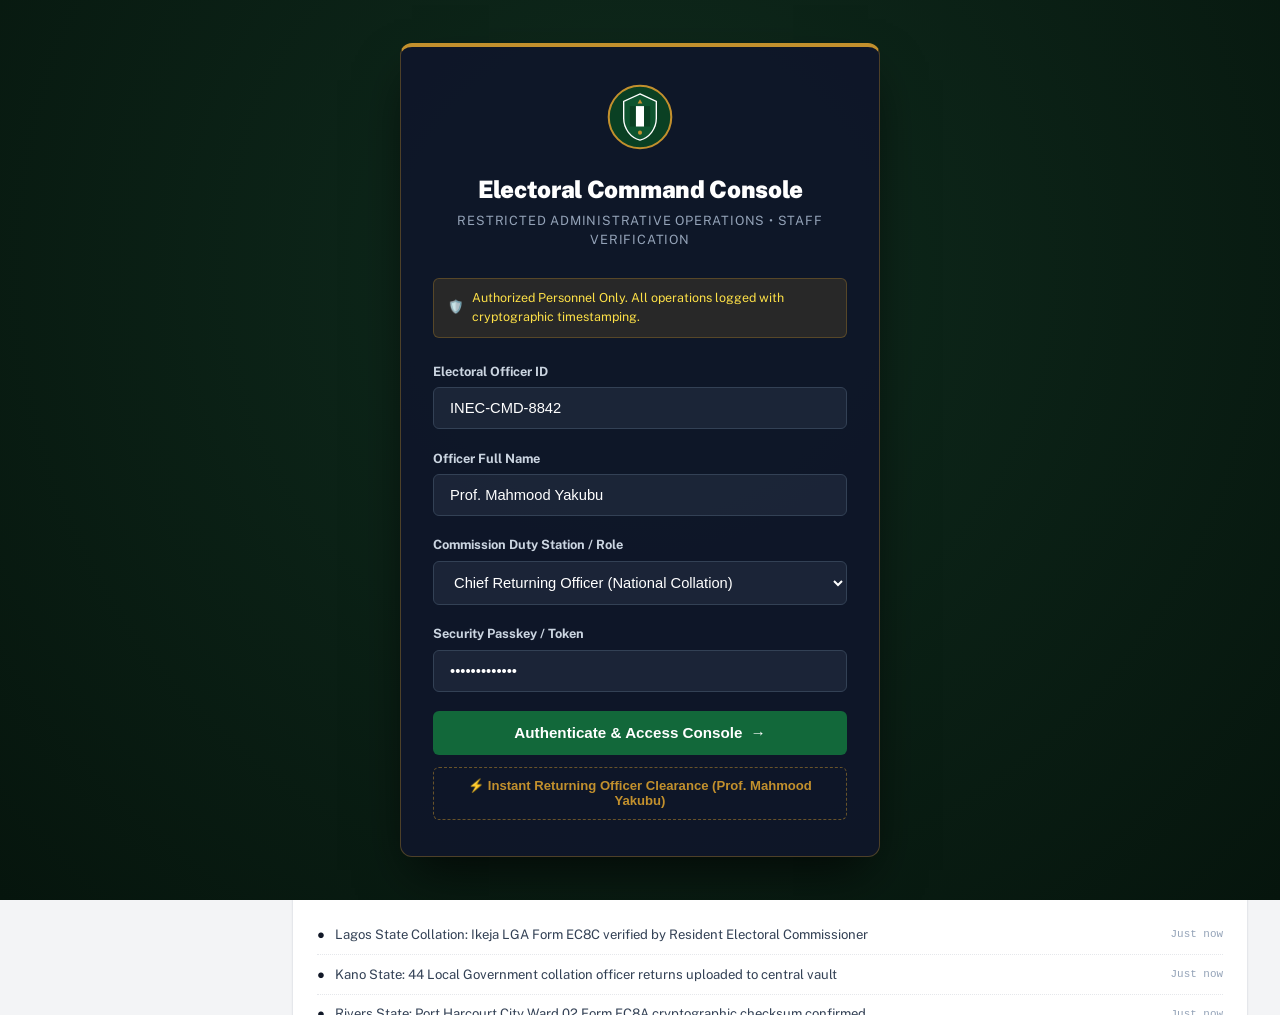
<file: admin/index.html>
<!DOCTYPE html>
<html lang="en">
<head>
  <meta charset="UTF-8">
  <meta http-equiv="refresh" content="0; url=../admin.html">
  <title>Redirecting to Admin Portal...</title>
</head>
<body>
  <p>Redirecting to <a href="../admin.html">Admin Portal</a>...</p>
</body>
</html>
</file>
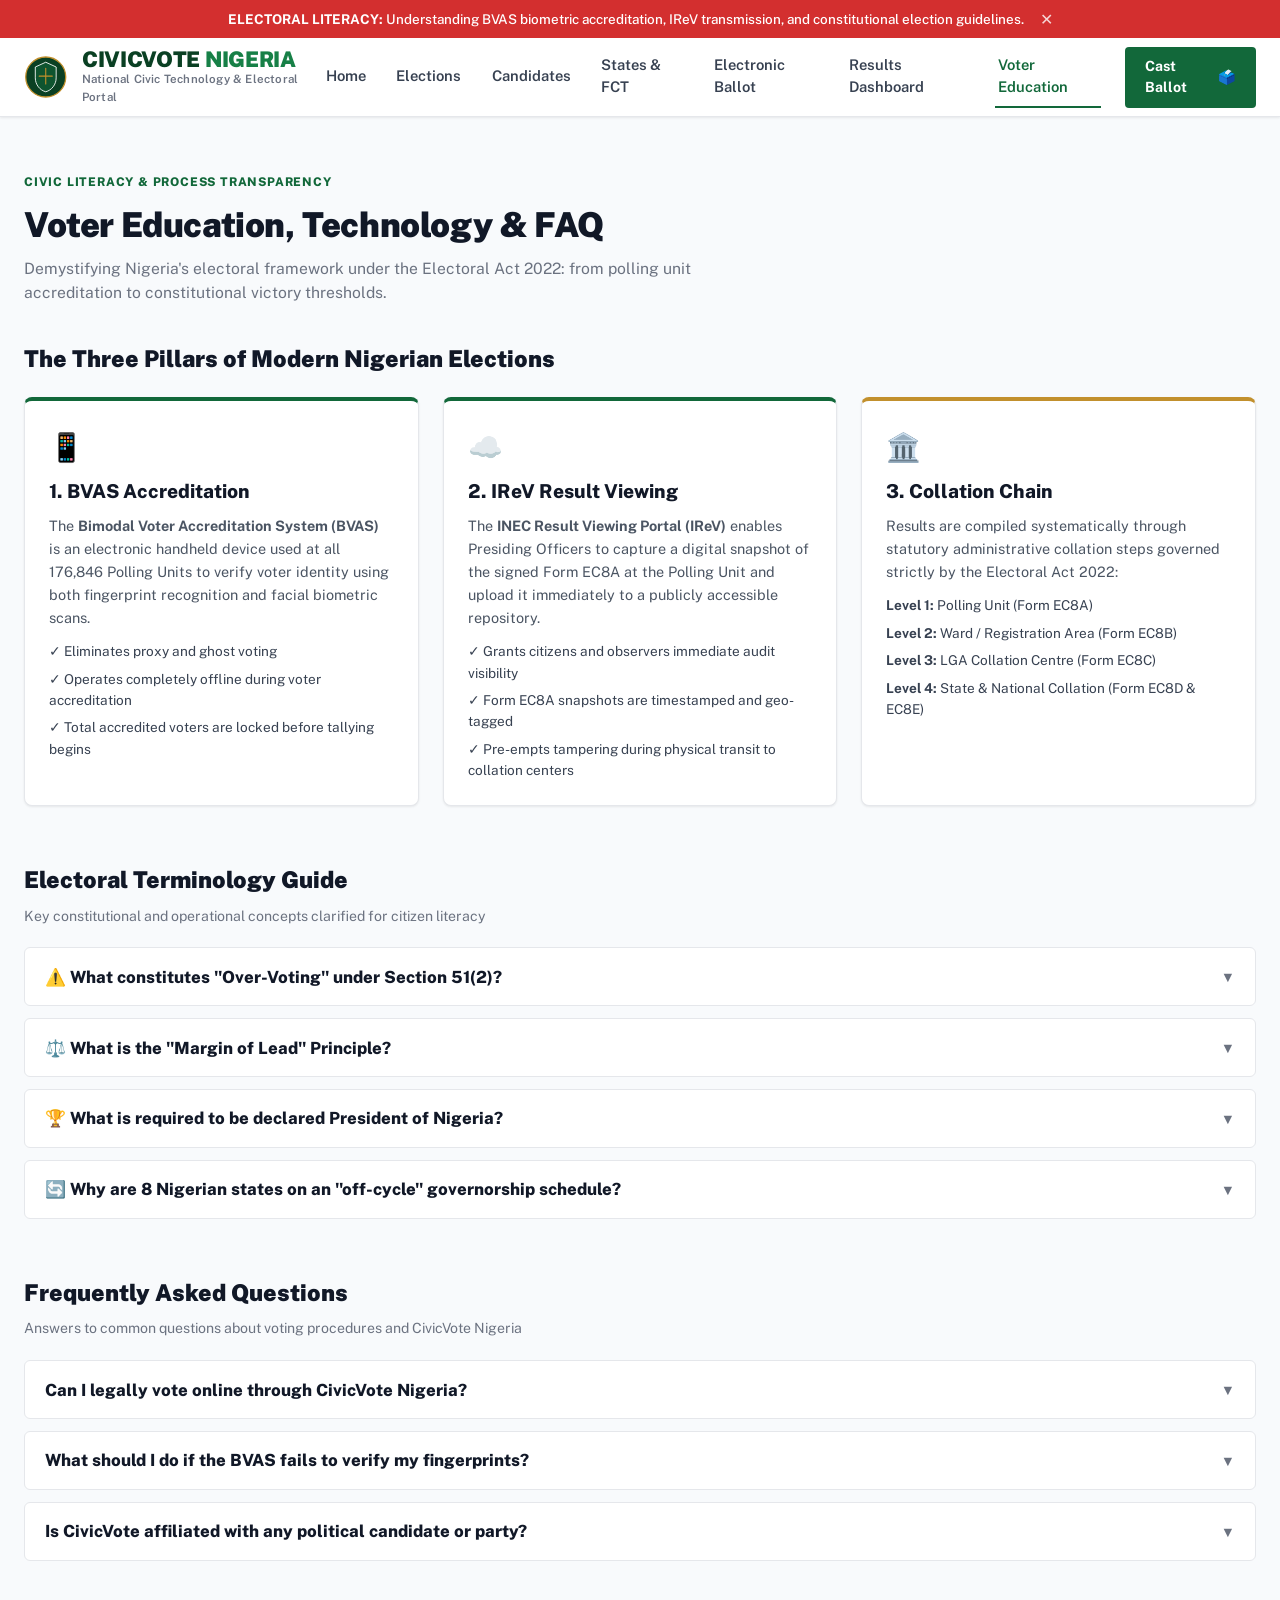
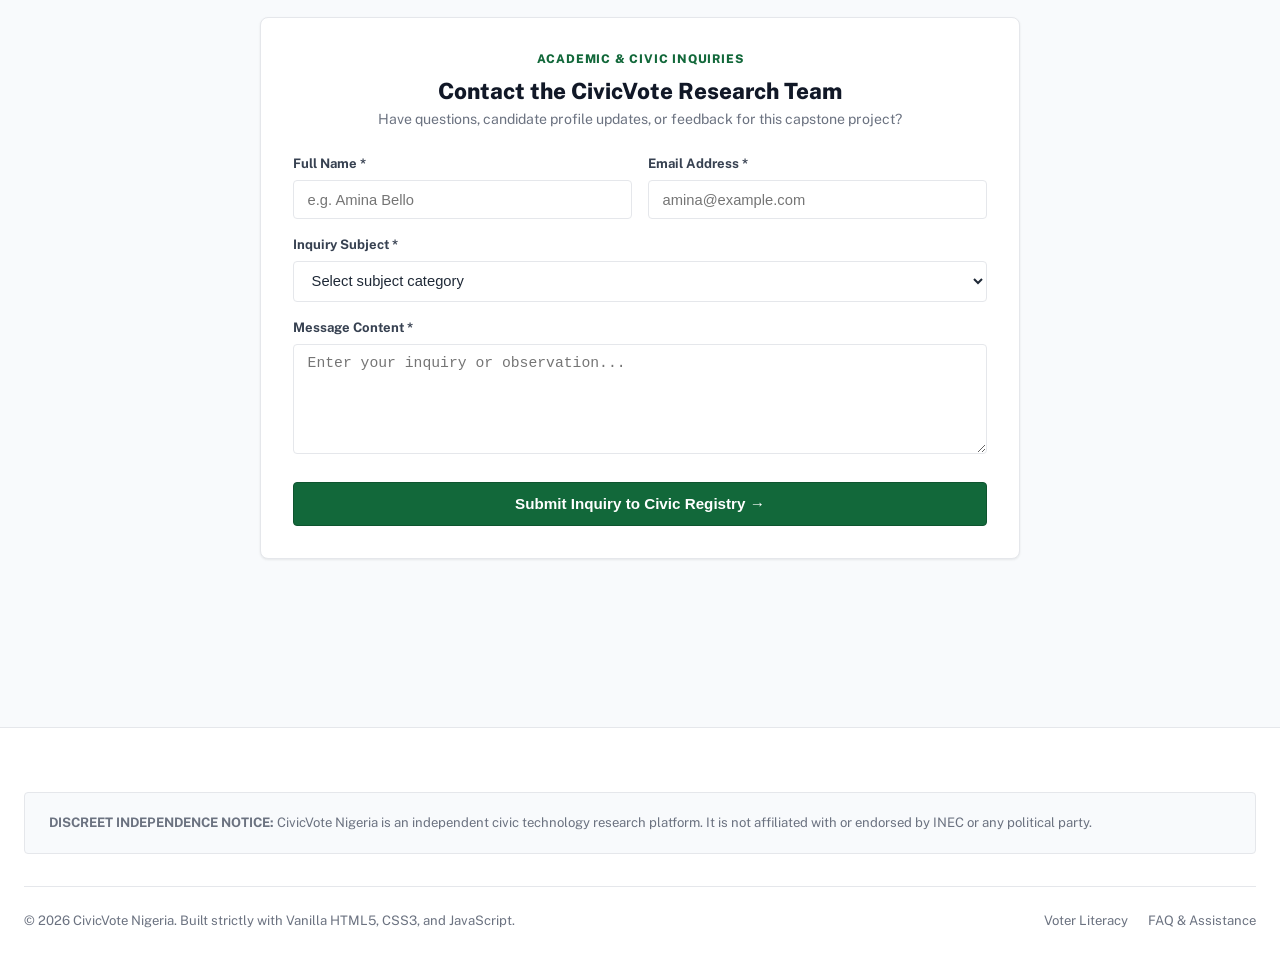
<file: about.html>
<!DOCTYPE html>
<html lang="en">
<head>
  <meta charset="UTF-8">
  <meta name="viewport" content="width=device-width, initial-scale=1.0">
  <title>Voter Education & FAQ — CivicVote Nigeria</title>
  
  <link rel="preconnect" href="https://fonts.googleapis.com">
  <link rel="preconnect" href="https://fonts.gstatic.com" crossorigin>
  <link href="https://fonts.googleapis.com/css2?family=Public+Sans:wght@300;400;500;600;700;800&family=Cabinet+Grotesk:wght@700;800;900&display=swap" rel="stylesheet">
  
  <link rel="stylesheet" href="style.css">
</head>
<body>

  <!-- Top Alert Bar -->
  <div class="top-official-notice-bar">
    <div class="container" style="display: flex; justify-content: center; align-items: center; position: relative;">
      <span><strong>ELECTORAL LITERACY:</strong> Understanding BVAS biometric accreditation, IReV transmission, and constitutional election guidelines.</span>
      <button class="notice-close-btn" aria-label="Dismiss notice">✕</button>
    </div>
  </div>

  <!-- Header -->
  <header class="main-header">
    <div class="container">
      <nav class="navbar">
        <a href="index.html" class="brand-identity">
          <svg class="official-crest-seal" viewBox="0 0 100 100" fill="none" xmlns="http://www.w3.org/2000/svg">
            <circle cx="50" cy="50" r="46" fill="#0A4023" stroke="#C2902D" stroke-width="3"/>
            <path d="M50 16L74 27V52C74 67.5 63.5 80.5 50 84C36.5 80.5 26 67.5 26 52V27L50 16Z" fill="#0E542F" stroke="#FFFFFF" stroke-width="2"/>
            <path d="M50 30V66M35 48H65" stroke="#C2902D" stroke-width="2.5" stroke-linecap="round"/>
          </svg>
          <div class="brand-text-block">
            <span class="brand-main-title">CIVICVOTE <span>NIGERIA</span></span>
            <span class="brand-sub-label">National Civic Technology & Electoral Portal</span>
          </div>
        </a>

        <div class="nav-menu" id="navMenu">
          <a href="index.html" class="nav-link">Home</a>
          <a href="elections.html" class="nav-link">Elections</a>
          <a href="candidates.html" class="nav-link">Candidates</a>
          <a href="states.html" class="nav-link">States & FCT</a>
          <a href="ballot.html" class="nav-link">Electronic Ballot</a>
          <a href="results.html" class="nav-link">Results Dashboard</a>
          <a href="about.html" class="nav-link active">Voter Education</a>
          <a href="ballot.html" class="nav-pill-btn">
            <span>Cast Ballot</span>
            <span>🗳️</span>
          </a>
        </div>

        <button class="mobile-menu-btn" id="mobileMenuBtn" aria-label="Toggle navigation menu">
          ☰
        </button>
      </nav>
    </div>
  </header>

  <!-- Main Content -->
  <main>
    <section class="section-wrapper">
      <div class="container">
        
        <!-- Header Block -->
        <div class="section-head-block">
          <span class="section-tag">Civic Literacy & Process Transparency</span>
          <h1 class="section-heading-h2">Voter Education, Technology & FAQ</h1>
          <p class="section-subtext">
            Demystifying Nigeria's electoral framework under the Electoral Act 2022: from polling unit accreditation to constitutional victory thresholds.
          </p>
        </div>

        <!-- The 3 Pillars of Technology -->
        <div style="margin-bottom: 3.5rem;">
          <h3 style="font-family: var(--font-heading); font-size: 1.45rem; font-weight: 900; color: #111827; margin-bottom: 1.25rem;">
            The Three Pillars of Modern Nigerian Elections
          </h3>

          <div style="display: grid; grid-template-columns: repeat(auto-fit, minmax(320px, 1fr)); gap: 1.5rem;">
            
            <div style="background: #ffffff; border: 1px solid var(--gov-border); border-top: 4px solid var(--gov-green-700); border-radius: 8px; padding: 1.5rem; box-shadow: var(--shadow-subtle);">
              <div style="font-size: 1.75rem; margin-bottom: 0.5rem;">📱</div>
              <h4 style="font-family: var(--font-heading); font-size: 1.2rem; font-weight: 800; color: #111827; margin-bottom: 0.5rem;">
                1. BVAS Accreditation
              </h4>
              <p style="font-size: 0.9rem; color: #4b5563; line-height: 1.6; margin-bottom: 0.75rem;">
                The <strong>Bimodal Voter Accreditation System (BVAS)</strong> is an electronic handheld device used at all 176,846 Polling Units to verify voter identity using both fingerprint recognition and facial biometric scans.
              </p>
              <ul style="font-size: 0.85rem; color: #374151; list-style: none; padding: 0; display: flex; flex-direction: column; gap: 0.4rem;">
                <li>✓ Eliminates proxy and ghost voting</li>
                <li>✓ Operates completely offline during voter accreditation</li>
                <li>✓ Total accredited voters are locked before tallying begins</li>
              </ul>
            </div>

            <div style="background: #ffffff; border: 1px solid var(--gov-border); border-top: 4px solid var(--gov-green-700); border-radius: 8px; padding: 1.5rem; box-shadow: var(--shadow-subtle);">
              <div style="font-size: 1.75rem; margin-bottom: 0.5rem;">☁️</div>
              <h4 style="font-family: var(--font-heading); font-size: 1.2rem; font-weight: 800; color: #111827; margin-bottom: 0.5rem;">
                2. IReV Result Viewing
              </h4>
              <p style="font-size: 0.9rem; color: #4b5563; line-height: 1.6; margin-bottom: 0.75rem;">
                The <strong>INEC Result Viewing Portal (IReV)</strong> enables Presiding Officers to capture a digital snapshot of the signed Form EC8A at the Polling Unit and upload it immediately to a publicly accessible repository.
              </p>
              <ul style="font-size: 0.85rem; color: #374151; list-style: none; padding: 0; display: flex; flex-direction: column; gap: 0.4rem;">
                <li>✓ Grants citizens and observers immediate audit visibility</li>
                <li>✓ Form EC8A snapshots are timestamped and geo-tagged</li>
                <li>✓ Pre-empts tampering during physical transit to collation centers</li>
              </ul>
            </div>

            <div style="background: #ffffff; border: 1px solid var(--gov-border); border-top: 4px solid var(--gold-accent); border-radius: 8px; padding: 1.5rem; box-shadow: var(--shadow-subtle);">
              <div style="font-size: 1.75rem; margin-bottom: 0.5rem;">🏛️</div>
              <h4 style="font-family: var(--font-heading); font-size: 1.2rem; font-weight: 800; color: #111827; margin-bottom: 0.5rem;">
                3. Collation Chain
              </h4>
              <p style="font-size: 0.9rem; color: #4b5563; line-height: 1.6; margin-bottom: 0.75rem;">
                Results are compiled systematically through statutory administrative collation steps governed strictly by the Electoral Act 2022:
              </p>
              <ul style="font-size: 0.85rem; color: #374151; list-style: none; padding: 0; display: flex; flex-direction: column; gap: 0.4rem;">
                <li><strong>Level 1:</strong> Polling Unit (Form EC8A)</li>
                <li><strong>Level 2:</strong> Ward / Registration Area (Form EC8B)</li>
                <li><strong>Level 3:</strong> LGA Collation Centre (Form EC8C)</li>
                <li><strong>Level 4:</strong> State & National Collation (Form EC8D & EC8E)</li>
              </ul>
            </div>

          </div>
        </div>

        <!-- Glossary of Electoral Terms (Accordions) -->
        <div style="margin-bottom: 3.5rem;">
          <h3 style="font-family: var(--font-heading); font-size: 1.45rem; font-weight: 900; color: #111827; margin-bottom: 0.5rem;">
            Electoral Terminology Guide
          </h3>
          <p style="font-size: 0.88rem; color: #6b7280; margin-bottom: 1.25rem;">
            Key constitutional and operational concepts clarified for citizen literacy
          </p>

          <div class="accordion-group" style="display: flex; flex-direction: column; gap: 0.75rem;">
            
            <div class="accordion-item" style="background: #ffffff; border: 1px solid var(--gov-border); border-radius: 6px; overflow: hidden;">
              <button class="accordion-header" style="width: 100%; text-align: left; background: none; border: none; padding: 1.15rem 1.25rem; font-family: var(--font-heading); font-size: 1.05rem; font-weight: 800; color: #111827; display: flex; justify-content: space-between; align-items: center; cursor: pointer;">
                <span>⚠️ What constitutes "Over-Voting" under Section 51(2)?</span>
                <span style="font-size: 0.9rem; color: #6b7280;">▼</span>
              </button>
              <div class="accordion-content" style="display: none; padding: 0 1.25rem 1.25rem 1.25rem; font-size: 0.9rem; color: #4b5563; line-height: 1.6; border-top: 1px solid var(--gov-border-light);">
                Under Section 51(2) of the Electoral Act 2022, over-voting occurs when the total number of votes cast at a polling unit exceeds the total number of voters accredited by the BVAS machine at that unit. Where over-voting is established, the result of that specific polling unit must be cancelled.
              </div>
            </div>

            <div class="accordion-item" style="background: #ffffff; border: 1px solid var(--gov-border); border-radius: 6px; overflow: hidden;">
              <button class="accordion-header" style="width: 100%; text-align: left; background: none; border: none; padding: 1.15rem 1.25rem; font-family: var(--font-heading); font-size: 1.05rem; font-weight: 800; color: #111827; display: flex; justify-content: space-between; align-items: center; cursor: pointer;">
                <span>⚖️ What is the "Margin of Lead" Principle?</span>
                <span style="font-size: 0.9rem; color: #6b7280;">▼</span>
              </button>
              <div class="accordion-content" style="display: none; padding: 0 1.25rem 1.25rem 1.25rem; font-size: 0.9rem; color: #4b5563; line-height: 1.6; border-top: 1px solid var(--gov-border-light);">
                If the difference in votes between the leading candidate and the runner-up is less than the total number of registered or accredited voters in polling units where voting was cancelled or not held, a winner cannot be returned until supplementary elections are conducted in those affected units.
              </div>
            </div>

            <div class="accordion-item" style="background: #ffffff; border: 1px solid var(--gov-border); border-radius: 6px; overflow: hidden;">
              <button class="accordion-header" style="width: 100%; text-align: left; background: none; border: none; padding: 1.15rem 1.25rem; font-family: var(--font-heading); font-size: 1.05rem; font-weight: 800; color: #111827; display: flex; justify-content: space-between; align-items: center; cursor: pointer;">
                <span>🏆 What is required to be declared President of Nigeria?</span>
                <span style="font-size: 0.9rem; color: #6b7280;">▼</span>
              </button>
              <div class="accordion-content" style="display: none; padding: 0 1.25rem 1.25rem 1.25rem; font-size: 0.9rem; color: #4b5563; line-height: 1.6; border-top: 1px solid var(--gov-border-light);">
                Under Section 134(2) of the 1999 Constitution (as amended), a presidential candidate must secure: (1) the highest overall number of valid votes cast nationwide, AND (2) at least 25% (one-quarter) of the valid votes cast in each of at least two-thirds of all 36 States and the Federal Capital Territory (at least 24 states + FCT).
              </div>
            </div>

            <div class="accordion-item" style="background: #ffffff; border: 1px solid var(--gov-border); border-radius: 6px; overflow: hidden;">
              <button class="accordion-header" style="width: 100%; text-align: left; background: none; border: none; padding: 1.15rem 1.25rem; font-family: var(--font-heading); font-size: 1.05rem; font-weight: 800; color: #111827; display: flex; justify-content: space-between; align-items: center; cursor: pointer;">
                <span>🔄 Why are 8 Nigerian states on an "off-cycle" governorship schedule?</span>
                <span style="font-size: 0.9rem; color: #6b7280;">▼</span>
              </button>
              <div class="accordion-content" style="display: none; padding: 0 1.25rem 1.25rem 1.25rem; font-size: 0.9rem; color: #4b5563; line-height: 1.6; border-top: 1px solid var(--gov-border-light);">
                Anambra, Bayelsa, Edo, Ekiti, Imo, Kogi, Ondo, and Osun have off-cycle governorship elections because historic election petition tribunals or appellate courts nullified earlier returns and ordered new winners sworn in at later dates. Because a governor's 4-year constitutional term begins on the day they take oath of office, their election cycles became staggered from the general cycle.
              </div>
            </div>

          </div>
        </div>

        <!-- Frequently Asked Questions (FAQ) -->
        <div style="margin-bottom: 3.5rem;">
          <h3 style="font-family: var(--font-heading); font-size: 1.45rem; font-weight: 900; color: #111827; margin-bottom: 0.5rem;">
            Frequently Asked Questions
          </h3>
          <p style="font-size: 0.88rem; color: #6b7280; margin-bottom: 1.25rem;">
            Answers to common questions about voting procedures and CivicVote Nigeria
          </p>

          <div class="accordion-group" style="display: flex; flex-direction: column; gap: 0.75rem;">
            
            <div class="accordion-item" style="background: #ffffff; border: 1px solid var(--gov-border); border-radius: 6px; overflow: hidden;">
              <button class="accordion-header" style="width: 100%; text-align: left; background: none; border: none; padding: 1.15rem 1.25rem; font-family: var(--font-heading); font-size: 1.05rem; font-weight: 800; color: #111827; display: flex; justify-content: space-between; align-items: center; cursor: pointer;">
                <span>Can I legally vote online through CivicVote Nigeria?</span>
                <span style="font-size: 0.9rem; color: #6b7280;">▼</span>
              </button>
              <div class="accordion-content" style="display: none; padding: 0 1.25rem 1.25rem 1.25rem; font-size: 0.9rem; color: #4b5563; line-height: 1.6; border-top: 1px solid var(--gov-border-light);">
                No. Remote electronic internet voting is not permitted under the Electoral Act 2022. All eligible voters must physically appear at their designated polling unit with their original PVC for BVAS biometric accreditation and ballot marking. The CivicVote Electronic Ballot is an authorized voter literacy platform.
              </div>
            </div>

            <div class="accordion-item" style="background: #ffffff; border: 1px solid var(--gov-border); border-radius: 6px; overflow: hidden;">
              <button class="accordion-header" style="width: 100%; text-align: left; background: none; border: none; padding: 1.15rem 1.25rem; font-family: var(--font-heading); font-size: 1.05rem; font-weight: 800; color: #111827; display: flex; justify-content: space-between; align-items: center; cursor: pointer;">
                <span>What should I do if the BVAS fails to verify my fingerprints?</span>
                <span style="font-size: 0.9rem; color: #6b7280;">▼</span>
              </button>
              <div class="accordion-content" style="display: none; padding: 0 1.25rem 1.25rem 1.25rem; font-size: 0.9rem; color: #4b5563; line-height: 1.6; border-top: 1px solid var(--gov-border-light);">
                The BVAS device has dual recognition capabilities: fingerprint and facial scanning. If your fingerprints fail to authenticate due to wear or moisture, the Assistant Presiding Officer will switch to facial authentication. If both fail but your name and photo match the printed register, the Presiding Officer documents your details in the incidence register (Form EC8H) before issuing a ballot.
              </div>
            </div>

            <div class="accordion-item" style="background: #ffffff; border: 1px solid var(--gov-border); border-radius: 6px; overflow: hidden;">
              <button class="accordion-header" style="width: 100%; text-align: left; background: none; border: none; padding: 1.15rem 1.25rem; font-family: var(--font-heading); font-size: 1.05rem; font-weight: 800; color: #111827; display: flex; justify-content: space-between; align-items: center; cursor: pointer;">
                <span>Is CivicVote affiliated with any political candidate or party?</span>
                <span style="font-size: 0.9rem; color: #6b7280;">▼</span>
              </button>
              <div class="accordion-content" style="display: none; padding: 0 1.25rem 1.25rem 1.25rem; font-size: 0.9rem; color: #4b5563; line-height: 1.6; border-top: 1px solid var(--gov-border-light);">
                No. CivicVote Nigeria is completely independent, non-partisan, and neutral. It does not endorse, rank, or favor any political party, candidate, or coalition. Information is presented strictly from verified public sources for educational research.
              </div>
            </div>

          </div>
        </div>

        <!-- Civic Contact Form -->
        <div style="background: #ffffff; border: 1px solid var(--gov-border); border-radius: 8px; padding: 2rem; max-width: 760px; margin: 0 auto 3rem auto; box-shadow: var(--shadow-subtle);">
          <div style="margin-bottom: 1.5rem; text-align: center;">
            <span class="section-tag">Academic & Civic Inquiries</span>
            <h3 style="font-family: var(--font-heading); font-size: 1.4rem; font-weight: 800; color: #111827; margin-top: 0.35rem;">
              Contact the CivicVote Research Team
            </h3>
            <p style="font-size: 0.88rem; color: #6b7280; margin: 0;">
              Have questions, candidate profile updates, or feedback for this capstone project?
            </p>
          </div>

          <!-- Success Alert -->
          <div id="contactSuccessMessage" class="hidden" style="background: #eefbf3; border: 1px solid #12683a; color: #0a4023; padding: 1rem; border-radius: 6px; font-size: 0.88rem; margin-bottom: 1.25rem; text-align: center;">
            ✓ <strong>Message Received!</strong> Thank you for your inquiry. Your feedback has been logged in the frontend civic ledger.
          </div>

          <form id="civicContactForm">
            <div style="display: grid; grid-template-columns: 1fr 1fr; gap: 1rem; margin-bottom: 1rem;">
              <div>
                <label style="display: block; font-size: 0.82rem; font-weight: 700; color: #374151; margin-bottom: 0.35rem;">Full Name *</label>
                <input type="text" class="portal-input" style="width: 100%;" placeholder="e.g. Amina Bello" required>
              </div>
              <div>
                <label style="display: block; font-size: 0.82rem; font-weight: 700; color: #374151; margin-bottom: 0.35rem;">Email Address *</label>
                <input type="email" class="portal-input" style="width: 100%;" placeholder="amina@example.com" required>
              </div>
            </div>

            <div style="margin-bottom: 1rem;">
              <label style="display: block; font-size: 0.82rem; font-weight: 700; color: #374151; margin-bottom: 0.35rem;">Inquiry Subject *</label>
              <select class="portal-select" style="width: 100%;" required>
                <option value="">Select subject category</option>
                <option value="Candidate Data Correction">Candidate Data / Portrait Verification</option>
                <option value="Electoral Law Inquiry">Electoral Law / Process Clarification</option>
                <option value="Academic Project Review">Academic Defense / Capstone Inquiry</option>
                <option value="General Feedback">General Platform Feedback</option>
              </select>
            </div>

            <div style="margin-bottom: 1.25rem;">
              <label style="display: block; font-size: 0.82rem; font-weight: 700; color: #374151; margin-bottom: 0.35rem;">Message Content *</label>
              <textarea class="portal-input" style="width: 100%; min-height: 110px; resize: vertical;" placeholder="Enter your inquiry or observation..." required></textarea>
            </div>

            <button type="submit" class="btn-official-green" style="width: 100%; justify-content: center; padding: 0.8rem;">
              Submit Inquiry to Civic Registry →
            </button>
          </form>
        </div>

      </div>
    </section>
  </main>

  <!-- Footer -->
  <footer class="main-footer">
    <div class="container">
      <div class="footer-independence-disclaimer">
        <strong>DISCREET INDEPENDENCE NOTICE:</strong> CivicVote Nigeria is an independent civic technology research platform. It is not affiliated with or endorsed by INEC or any political party.
      </div>
      <div class="footer-bottom-bar">
        <div>© 2026 CivicVote Nigeria. Built strictly with Vanilla HTML5, CSS3, and JavaScript.</div>
        <div style="display: flex; gap: 1.25rem;">
          <a href="about.html">Voter Literacy</a>
          <a href="about.html#faq">FAQ & Assistance</a>
        </div>
      </div>
    </div>
  </footer>

  <script src="js/data.js"></script>
  <script src="js/main.js"></script>
</body>
</html>
</file>
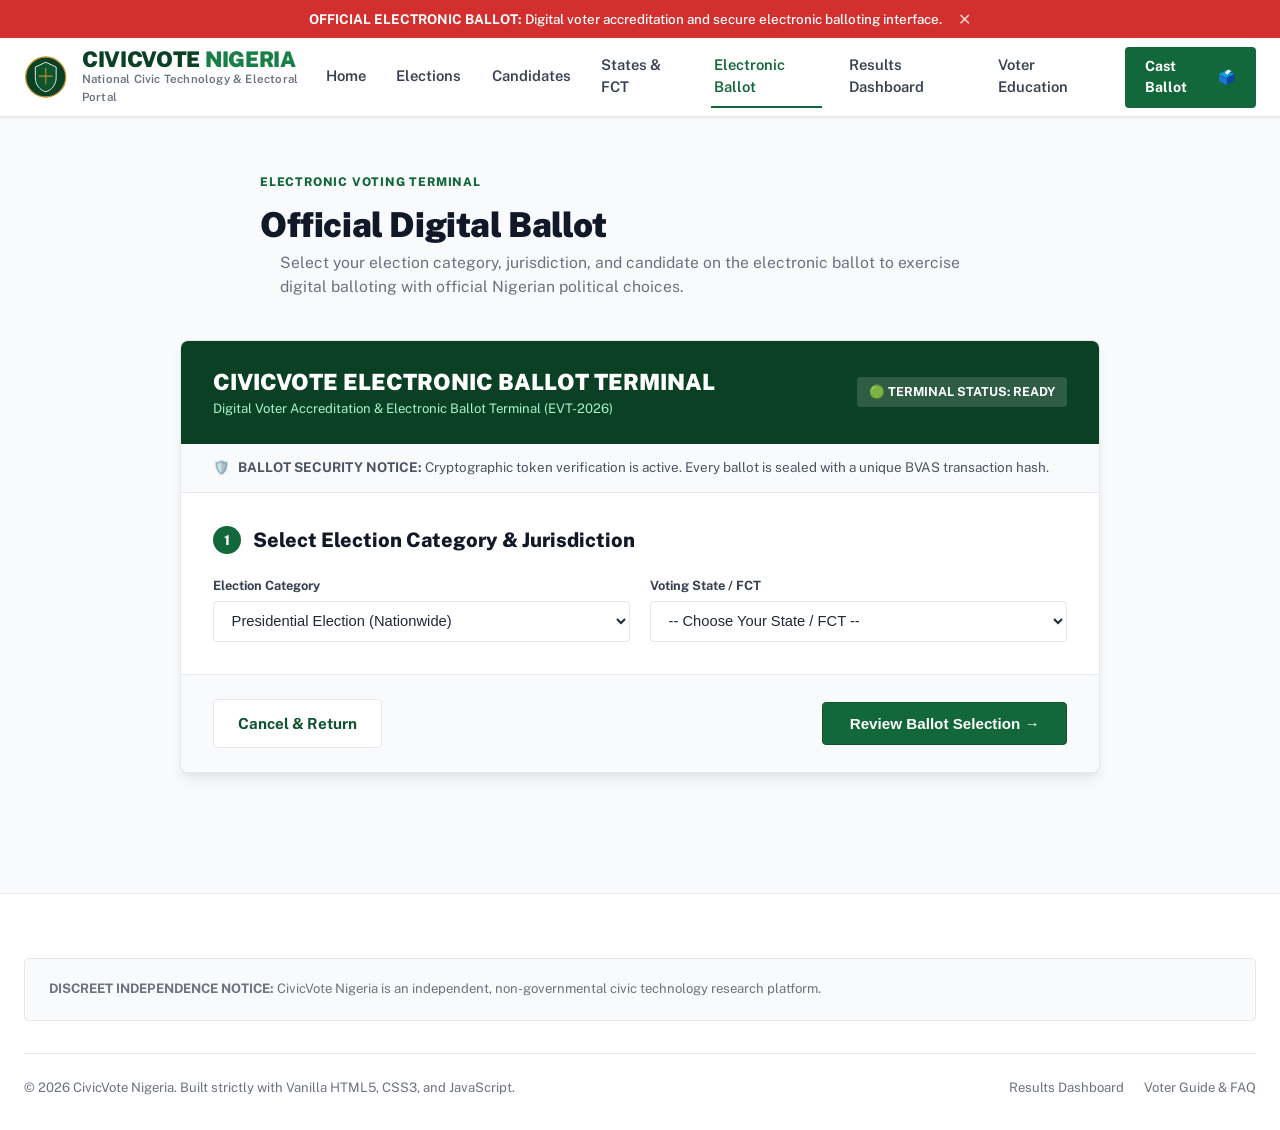
<file: ballot.html>
<!DOCTYPE html>
<html lang="en">
<head>
  <meta charset="UTF-8">
  <meta name="viewport" content="width=device-width, initial-scale=1.0">
  <title>Electronic Ballot Simulator — CivicVote Nigeria</title>
  
  <link rel="preconnect" href="https://fonts.googleapis.com">
  <link rel="preconnect" href="https://fonts.gstatic.com" crossorigin>
  <link href="https://fonts.googleapis.com/css2?family=Public+Sans:wght@300;400;500;600;700;800&family=Cabinet+Grotesk:wght@700;800;900&display=swap" rel="stylesheet">
  
  <link rel="stylesheet" href="style.css">
</head>
<body>

  <!-- Top Alert Bar -->
  <div class="top-official-notice-bar">
    <div class="container" style="display: flex; justify-content: center; align-items: center; position: relative;">
      <span><strong>OFFICIAL ELECTRONIC BALLOT:</strong> Digital voter accreditation and secure electronic balloting interface.</span>
      <button class="notice-close-btn" aria-label="Dismiss notice">✕</button>
    </div>
  </div>

  <!-- Header -->
  <header class="main-header">
    <div class="container">
      <nav class="navbar">
        <a href="index.html" class="brand-identity">
          <svg class="official-crest-seal" viewBox="0 0 100 100" fill="none" xmlns="http://www.w3.org/2000/svg">
            <circle cx="50" cy="50" r="46" fill="#0A4023" stroke="#C2902D" stroke-width="3"/>
            <path d="M50 16L74 27V52C74 67.5 63.5 80.5 50 84C36.5 80.5 26 67.5 26 52V27L50 16Z" fill="#0E542F" stroke="#FFFFFF" stroke-width="2"/>
            <path d="M50 30V66M35 48H65" stroke="#C2902D" stroke-width="2.5" stroke-linecap="round"/>
          </svg>
          <div class="brand-text-block">
            <span class="brand-main-title">CIVICVOTE <span>NIGERIA</span></span>
            <span class="brand-sub-label">National Civic Technology & Electoral Portal</span>
          </div>
        </a>

        <div class="nav-menu" id="navMenu">
          <a href="index.html" class="nav-link">Home</a>
          <a href="elections.html" class="nav-link">Elections</a>
          <a href="candidates.html" class="nav-link">Candidates</a>
          <a href="states.html" class="nav-link">States & FCT</a>
          <a href="ballot.html" class="nav-link active">Electronic Ballot</a>
          <a href="results.html" class="nav-link">Results Dashboard</a>
          <a href="about.html" class="nav-link">Voter Education</a>
          <a href="ballot.html" class="nav-pill-btn">
            <span>Cast Ballot</span>
            <span>🗳️</span>
          </a>
        </div>

        <button class="mobile-menu-btn" id="mobileMenuBtn" aria-label="Toggle navigation menu">
          ☰
        </button>
      </nav>
    </div>
  </header>

  <!-- Main Content -->
  <main>
    <section class="section-wrapper">
      <div class="container">
        <div class="section-head-block text-center" style="max-width: 760px; margin: 0 auto 2.5rem auto;">
          <span class="section-tag">Electronic Voting Terminal</span>
          <h2 class="section-heading-h2">Official Digital Ballot</h2>
          <p class="section-subtext" style="margin: 0 auto;">Select your election category, jurisdiction, and candidate on the electronic ballot to exercise digital balloting with official Nigerian political choices.</p>
        </div>

        <div class="ballot-terminal-panel">
          <div class="ballot-terminal-header">
            <div>
              <h3>CIVICVOTE ELECTRONIC BALLOT TERMINAL</h3>
              <p>Digital Voter Accreditation & Electronic Ballot Terminal (EVT-2026)</p>
            </div>
            <span style="background: rgba(255,255,255,0.15); padding: 0.35rem 0.75rem; border-radius: 4px; font-size: 0.78rem; font-weight: 700;">
              🟢 TERMINAL STATUS: READY
            </span>
          </div>

          <div style="background: #f8fafc; border-bottom: 1px solid var(--gov-border); padding: 0.85rem 2rem; font-size: 0.84rem; color: #4b5563; display: flex; align-items: center; gap: 0.5rem;">
            <span>🛡️</span>
            <span><strong>BALLOT SECURITY NOTICE:</strong> Cryptographic token verification is active. Every ballot is sealed with a unique BVAS transaction hash.</span>
          </div>

          <div id="ballotInteractiveForm">
            <!-- Step 1 -->
            <div class="ballot-step-box">
              <div class="ballot-step-title-row">
                <div class="step-num-badge">1</div>
                <h4 class="step-title-text">Select Election Category & Jurisdiction</h4>
              </div>
              <div class="ballot-step1-grid">
                <div class="portal-form-group">
                  <label class="portal-label">Election Category</label>
                  <select id="ballotElectionSelect" class="portal-select">
                    <option value="Presidential">Presidential Election (Nationwide)</option>
                    <option value="Governorship">Governorship Election</option>
                    <option value="Senatorial">Senatorial Election</option>
                  </select>
                </div>
                <div class="portal-form-group">
                  <label class="portal-label">Voting State / FCT</label>
                  <select id="ballotStateSelect" class="portal-select"></select>
                </div>
              </div>
            </div>

            <!-- Step 2 -->
            <div class="ballot-step-box hidden" id="ballotCandidateSection">
              <div class="ballot-step-title-row">
                <div class="step-num-badge">2</div>
                <h4 class="step-title-text">Mark Your Candidate Choice (Touch or Click to Select)</h4>
              </div>
              <div id="ballotCandidateChoices"></div>
            </div>

            <!-- Actions -->
            <div class="ballot-action-footer">
              <a href="index.html" class="btn-official-outline">Cancel & Return</a>
              <button type="button" id="ballotReviewBtn" class="btn-official-green btn-disabled" disabled>Review Ballot Selection →</button>
            </div>
          </div>

          <!-- Success Screen -->
          <div id="ballotSuccessScreen" class="hidden" style="padding: 3rem 2rem; text-align: center;">
            <div style="width: 64px; height: 64px; border-radius: 50%; background: #eefbf3; color: #0a4023; font-size: 2rem; display: flex; align-items: center; justify-content: center; margin: 0 auto 1.25rem auto;">✓</div>
            <h3 style="font-family: var(--font-heading); font-size: 1.75rem; font-weight: 900; color: #111827; margin-bottom: 0.35rem;">Electronic Ballot Cast Successfully!</h3>
            <p style="color: #6b7280; font-size: 0.95rem; max-width: 580px; margin: 0 auto 1.5rem auto;">Your ballot has been cryptographically sealed and registered in the national collation ledger.</p>

            <div id="ballotReceiptSlip"></div>

            <div style="display: flex; justify-content: center; gap: 1rem; flex-wrap: wrap;">
              <button type="button" id="resetBallotBtn" class="btn-official-outline">Vote on Another Ballot</button>
              <a href="results.html" class="btn-official-green">View Live Results Dashboard →</a>
            </div>
          </div>
        </div>
      </div>
    </section>
  </main>

  <!-- Ballot Review Modal -->
  <div class="modal-overlay" id="ballotReviewModal">
    <div class="modal-window" style="max-width: 600px;">
      <div class="modal-header-bar">
        <h3 style="font-family: var(--font-heading); font-size: 1.35rem; font-weight: 900;">Review Electronic Ballot</h3>
      </div>
      <div class="modal-content-body">
        <div id="ballotReviewDetails"></div>
        <div style="display: flex; justify-content: flex-end; gap: 0.75rem; margin-top: 1.25rem; flex-wrap: wrap;">
          <button type="button" class="btn-official-outline" id="cancelReviewVoteBtn">Make Changes</button>
          <button type="button" class="btn-official-green" id="confirmCastVoteBtn">Confirm & Cast Vote 🗳️</button>
        </div>
      </div>
    </div>
  </div>

  <!-- Footer -->
  <footer class="main-footer">
    <div class="container">
      <div class="footer-independence-disclaimer">
        <strong>DISCREET INDEPENDENCE NOTICE:</strong> CivicVote Nigeria is an independent, non-governmental civic technology research platform.
      </div>
      <div class="footer-bottom-bar">
        <div>© 2026 CivicVote Nigeria. Built strictly with Vanilla HTML5, CSS3, and JavaScript.</div>
        <div style="display: flex; gap: 1.25rem;">
          <a href="results.html">Results Dashboard</a>
          <a href="about.html">Voter Guide & FAQ</a>
        </div>
      </div>
    </div>
  </footer>

  <script src="js/data.js"></script>
  <script src="js/main.js"></script>
</body>
</html>
</file>
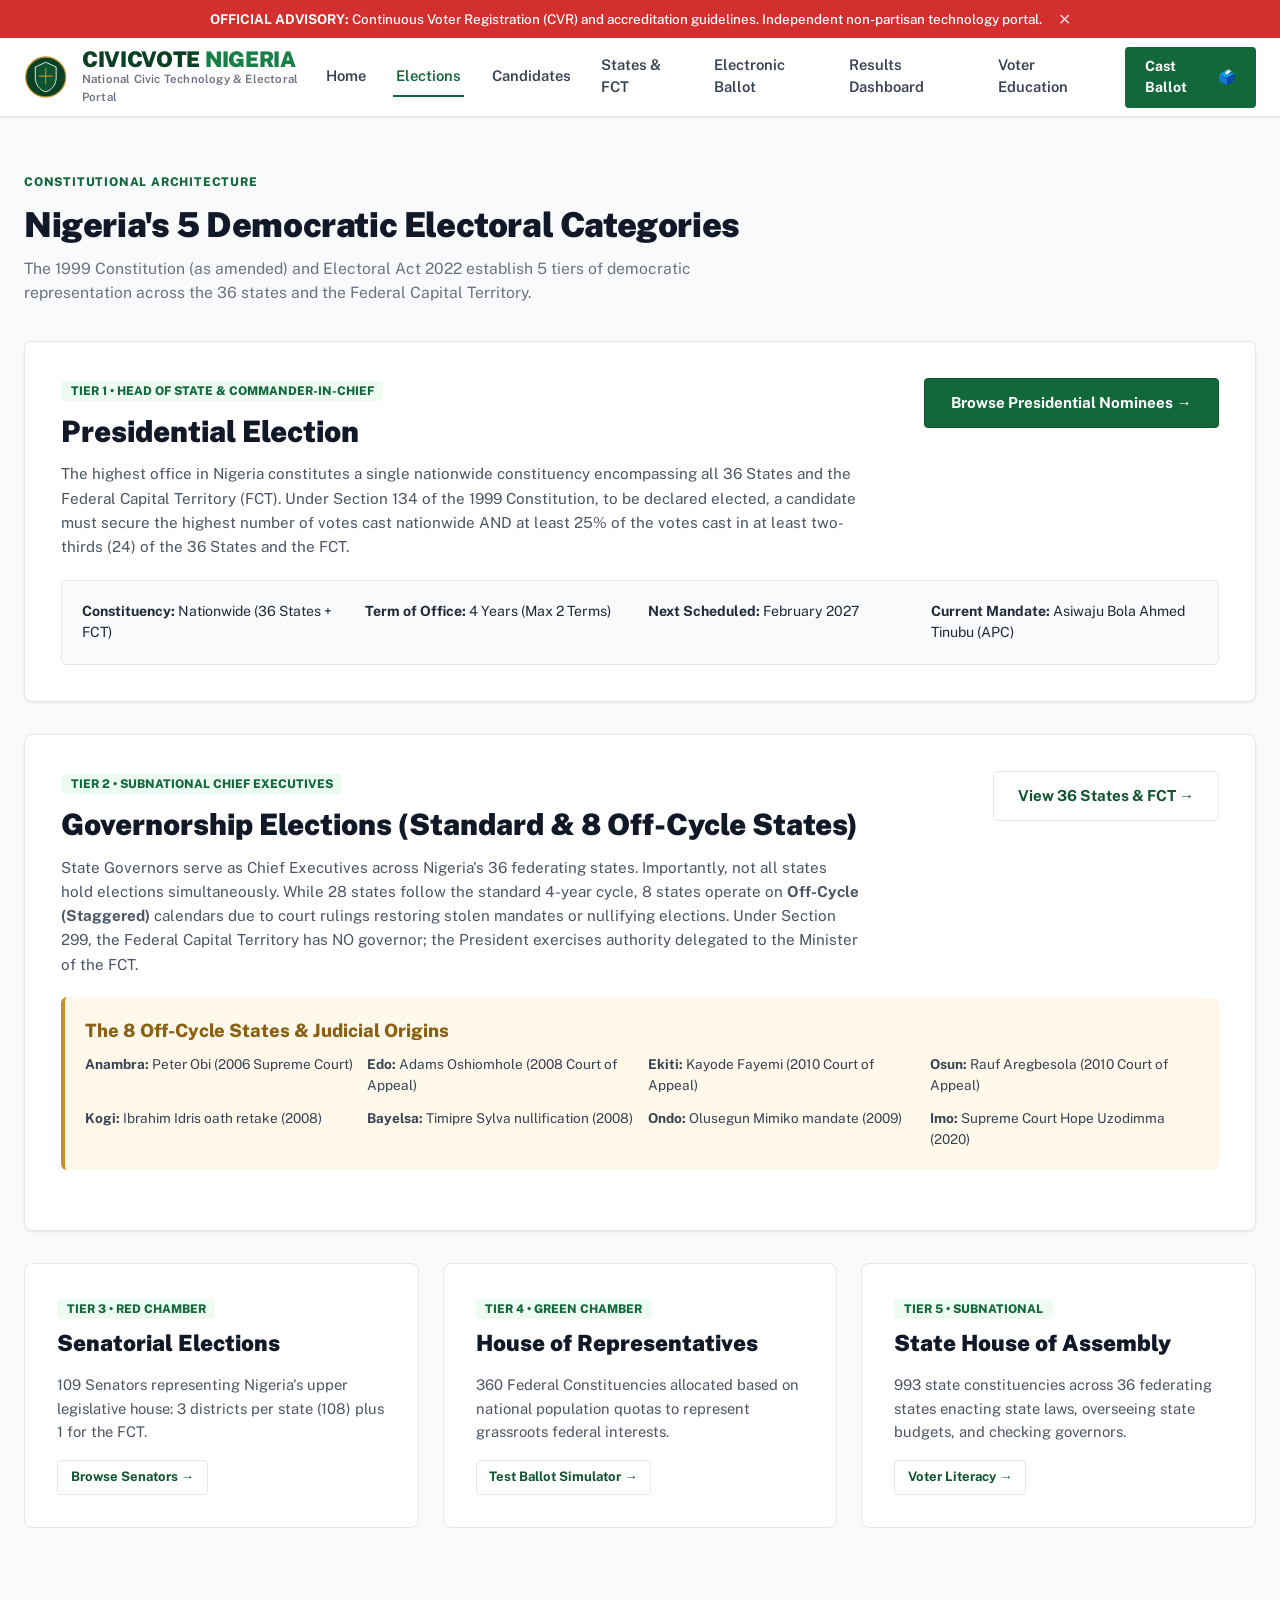
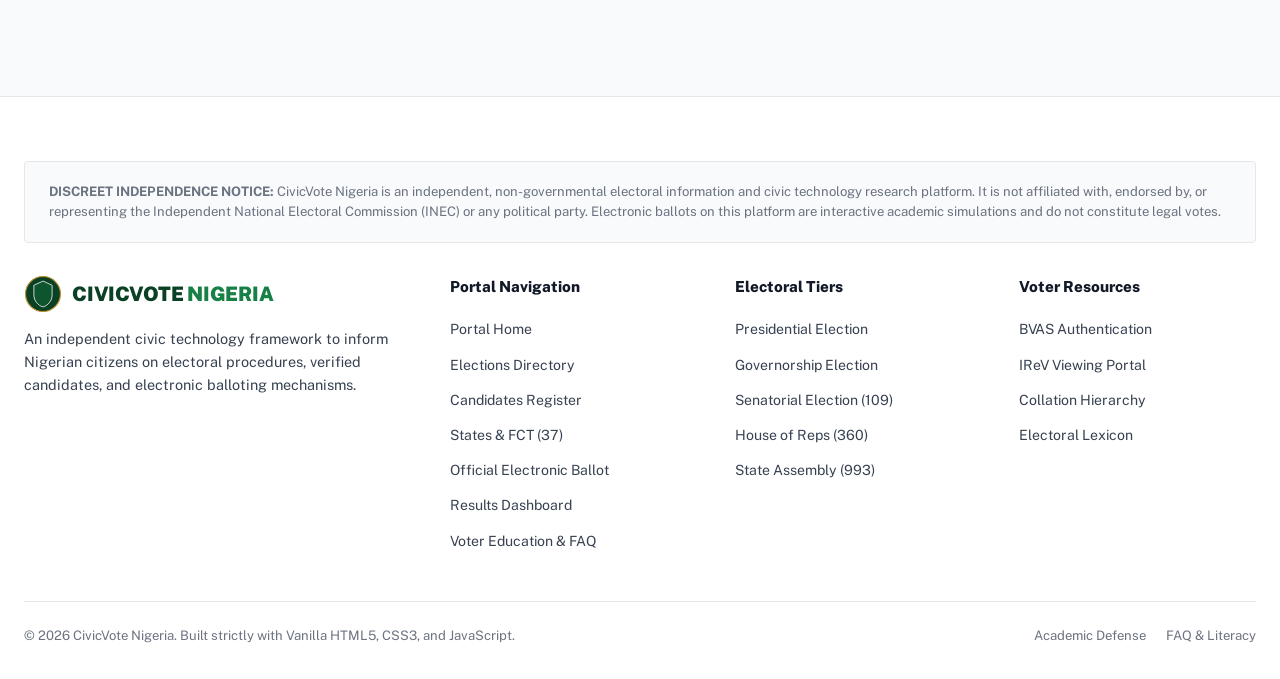
<file: elections.html>
<!DOCTYPE html>
<html lang="en">
<head>
  <meta charset="UTF-8">
  <meta name="viewport" content="width=device-width, initial-scale=1.0">
  <title>Elections Directory — CivicVote Nigeria</title>
  
  <!-- Fonts -->
  <link rel="preconnect" href="https://fonts.googleapis.com">
  <link rel="preconnect" href="https://fonts.gstatic.com" crossorigin>
  <link href="https://fonts.googleapis.com/css2?family=Public+Sans:wght@300;400;500;600;700;800&family=Cabinet+Grotesk:wght@700;800;900&display=swap" rel="stylesheet">
  
  <!-- Stylesheets -->
  <link rel="stylesheet" href="style.css">
</head>
<body>

  <!-- Top Alert Bar -->
  <div class="top-official-notice-bar">
    <div class="container" style="display: flex; justify-content: center; align-items: center; position: relative;">
      <span><strong>OFFICIAL ADVISORY:</strong> Continuous Voter Registration (CVR) and accreditation guidelines. Independent non-partisan technology portal.</span>
      <button class="notice-close-btn" aria-label="Dismiss notice">✕</button>
    </div>
  </div>

  <!-- Header -->
  <header class="main-header">
    <div class="container">
      <nav class="navbar">
        <a href="index.html" class="brand-identity">
          <svg class="official-crest-seal" viewBox="0 0 100 100" fill="none" xmlns="http://www.w3.org/2000/svg">
            <circle cx="50" cy="50" r="46" fill="#0A4023" stroke="#C2902D" stroke-width="3"/>
            <path d="M50 16L74 27V52C74 67.5 63.5 80.5 50 84C36.5 80.5 26 67.5 26 52V27L50 16Z" fill="#0E542F" stroke="#FFFFFF" stroke-width="2"/>
            <path d="M50 30V66M35 48H65" stroke="#C2902D" stroke-width="2.5" stroke-linecap="round"/>
          </svg>
          <div class="brand-text-block">
            <span class="brand-main-title">CIVICVOTE <span>NIGERIA</span></span>
            <span class="brand-sub-label">National Civic Technology & Electoral Portal</span>
          </div>
        </a>

        <div class="nav-menu" id="navMenu">
          <a href="index.html" class="nav-link">Home</a>
          <a href="elections.html" class="nav-link active">Elections</a>
          <a href="candidates.html" class="nav-link">Candidates</a>
          <a href="states.html" class="nav-link">States & FCT</a>
          <a href="ballot.html" class="nav-link">Electronic Ballot</a>
          <a href="results.html" class="nav-link">Results Dashboard</a>
          <a href="about.html" class="nav-link">Voter Education</a>
          <a href="ballot.html" class="nav-pill-btn">
            <span>Cast Ballot</span>
            <span>🗳️</span>
          </a>
        </div>

        <button class="mobile-menu-btn" id="mobileMenuBtn" aria-label="Toggle navigation menu">
          ☰
        </button>
      </nav>
    </div>
  </header>

  <!-- Main Content -->
  <main>
    <section class="section-wrapper">
      <div class="container">
        <div class="section-head-block">
          <span class="section-tag">Constitutional Architecture</span>
          <h2 class="section-heading-h2">Nigeria's 5 Democratic Electoral Categories</h2>
          <p class="section-subtext">The 1999 Constitution (as amended) and Electoral Act 2022 establish 5 tiers of democratic representation across the 36 states and the Federal Capital Territory.</p>
        </div>

        <!-- Tier 1: Presidential -->
        <div style="background: #ffffff; border: 1px solid var(--gov-border); border-radius: 8px; padding: 2.25rem; margin-bottom: 2rem; box-shadow: var(--shadow-subtle);">
          <div style="display: flex; justify-content: space-between; align-items: flex-start; flex-wrap: wrap; gap: 1rem; margin-bottom: 1.25rem;">
            <div>
              <span style="background: var(--gov-green-50); color: var(--gov-green-700); font-size: 0.75rem; font-weight: 800; padding: 0.2rem 0.6rem; border-radius: 4px; text-transform: uppercase;">Tier 1 • Head of State & Commander-in-Chief</span>
              <h3 style="font-family: var(--font-heading); font-size: 1.85rem; font-weight: 900; color: #111827; margin: 0.35rem 0 0.5rem 0;">Presidential Election</h3>
              <p style="font-size: 0.95rem; color: #4b5563; max-width: 800px; line-height: 1.6;">
                The highest office in Nigeria constitutes a single nationwide constituency encompassing all 36 States and the Federal Capital Territory (FCT). Under Section 134 of the 1999 Constitution, to be declared elected, a candidate must secure the highest number of votes cast nationwide AND at least 25% of the votes cast in at least two-thirds (24) of the 36 States and the FCT.
              </p>
            </div>
            <a href="candidates.html" class="btn-official-green">Browse Presidential Nominees →</a>
          </div>

          <div style="display: grid; grid-template-columns: repeat(auto-fit, minmax(220px, 1fr)); gap: 1rem; background: #f8fafc; border: 1px solid var(--gov-border); border-radius: 6px; padding: 1.25rem; font-size: 0.88rem;">
            <div><strong>Constituency:</strong> Nationwide (36 States + FCT)</div>
            <div><strong>Term of Office:</strong> 4 Years (Max 2 Terms)</div>
            <div><strong>Next Scheduled:</strong> February 2027</div>
            <div><strong>Current Mandate:</strong> Asiwaju Bola Ahmed Tinubu (APC)</div>
          </div>
        </div>

        <!-- Tier 2: Governorship -->
        <div style="background: #ffffff; border: 1px solid var(--gov-border); border-radius: 8px; padding: 2.25rem; margin-bottom: 2rem; box-shadow: var(--shadow-subtle);">
          <div style="display: flex; justify-content: space-between; align-items: flex-start; flex-wrap: wrap; gap: 1rem; margin-bottom: 1.25rem;">
            <div>
              <span style="background: var(--gov-green-50); color: var(--gov-green-700); font-size: 0.75rem; font-weight: 800; padding: 0.2rem 0.6rem; border-radius: 4px; text-transform: uppercase;">Tier 2 • Subnational Chief Executives</span>
              <h3 style="font-family: var(--font-heading); font-size: 1.85rem; font-weight: 900; color: #111827; margin: 0.35rem 0 0.5rem 0;">Governorship Elections (Standard & 8 Off-Cycle States)</h3>
              <p style="font-size: 0.95rem; color: #4b5563; max-width: 800px; line-height: 1.6;">
                State Governors serve as Chief Executives across Nigeria's 36 federating states. Importantly, not all states hold elections simultaneously. While 28 states follow the standard 4-year cycle, 8 states operate on <strong>Off-Cycle (Staggered)</strong> calendars due to court rulings restoring stolen mandates or nullifying elections. Under Section 299, the Federal Capital Territory has NO governor; the President exercises authority delegated to the Minister of the FCT.
              </p>
            </div>
            <a href="states.html" class="btn-official-outline">View 36 States & FCT →</a>
          </div>

          <div style="background: #fef8eb; border-left: 4px solid var(--gold-accent); padding: 1.25rem; border-radius: 6px; margin-bottom: 1.5rem;">
            <h4 style="font-family: var(--font-heading); font-size: 1.15rem; font-weight: 800; color: #8a6114; margin-bottom: 0.5rem;">The 8 Off-Cycle States & Judicial Origins</h4>
            <div style="display: grid; grid-template-columns: repeat(auto-fit, minmax(240px, 1fr)); gap: 0.75rem; font-size: 0.85rem; color: #374151;">
              <div><strong>Anambra:</strong> Peter Obi (2006 Supreme Court)</div>
              <div><strong>Edo:</strong> Adams Oshiomhole (2008 Court of Appeal)</div>
              <div><strong>Ekiti:</strong> Kayode Fayemi (2010 Court of Appeal)</div>
              <div><strong>Osun:</strong> Rauf Aregbesola (2010 Court of Appeal)</div>
              <div><strong>Kogi:</strong> Ibrahim Idris oath retake (2008)</div>
              <div><strong>Bayelsa:</strong> Timipre Sylva nullification (2008)</div>
              <div><strong>Ondo:</strong> Olusegun Mimiko mandate (2009)</div>
              <div><strong>Imo:</strong> Supreme Court Hope Uzodimma (2020)</div>
            </div>
          </div>
        </div>

        <!-- Tiers 3, 4, 5 -->
        <div class="pillars-three-grid">
          <div style="background: #ffffff; border: 1px solid var(--gov-border); border-radius: 8px; padding: 2rem;">
            <span style="background: var(--gov-green-50); color: var(--gov-green-700); font-size: 0.75rem; font-weight: 800; padding: 0.2rem 0.6rem; border-radius: 4px; text-transform: uppercase;">Tier 3 • Red Chamber</span>
            <h3 style="font-family: var(--font-heading); font-size: 1.4rem; font-weight: 900; color: #111827; margin: 0.35rem 0 0.75rem 0;">Senatorial Elections</h3>
            <p style="font-size: 0.92rem; color: #4b5563; line-height: 1.6; margin-bottom: 1rem;">109 Senators representing Nigeria's upper legislative house: 3 districts per state (108) plus 1 for the FCT.</p>
            <a href="candidates.html" class="btn-official-outline" style="font-size: 0.82rem; padding: 0.4rem 0.8rem;">Browse Senators →</a>
          </div>

          <div style="background: #ffffff; border: 1px solid var(--gov-border); border-radius: 8px; padding: 2rem;">
            <span style="background: var(--gov-green-50); color: var(--gov-green-700); font-size: 0.75rem; font-weight: 800; padding: 0.2rem 0.6rem; border-radius: 4px; text-transform: uppercase;">Tier 4 • Green Chamber</span>
            <h3 style="font-family: var(--font-heading); font-size: 1.4rem; font-weight: 900; color: #111827; margin: 0.35rem 0 0.75rem 0;">House of Representatives</h3>
            <p style="font-size: 0.92rem; color: #4b5563; line-height: 1.6; margin-bottom: 1rem;">360 Federal Constituencies allocated based on national population quotas to represent grassroots federal interests.</p>
            <a href="ballot.html" class="btn-official-outline" style="font-size: 0.82rem; padding: 0.4rem 0.8rem;">Test Ballot Simulator →</a>
          </div>

          <div style="background: #ffffff; border: 1px solid var(--gov-border); border-radius: 8px; padding: 2rem;">
            <span style="background: var(--gov-green-50); color: var(--gov-green-700); font-size: 0.75rem; font-weight: 800; padding: 0.2rem 0.6rem; border-radius: 4px; text-transform: uppercase;">Tier 5 • Subnational</span>
            <h3 style="font-family: var(--font-heading); font-size: 1.4rem; font-weight: 900; color: #111827; margin: 0.35rem 0 0.75rem 0;">State House of Assembly</h3>
            <p style="font-size: 0.92rem; color: #4b5563; line-height: 1.6; margin-bottom: 1rem;">993 state constituencies across 36 federating states enacting state laws, overseeing state budgets, and checking governors.</p>
            <a href="about.html" class="btn-official-outline" style="font-size: 0.82rem; padding: 0.4rem 0.8rem;">Voter Literacy →</a>
          </div>
        </div>

      </div>
    </section>
  </main>

  <!-- Footer -->
  <footer class="main-footer">
    <div class="container">
      <div class="footer-independence-disclaimer">
        <strong>DISCREET INDEPENDENCE NOTICE:</strong> CivicVote Nigeria is an independent, non-governmental electoral information and civic technology research platform. It is not affiliated with, endorsed by, or representing the Independent National Electoral Commission (INEC) or any political party. Electronic ballots on this platform are interactive academic simulations and do not constitute legal votes.
      </div>

      <div class="footer-top-grid">
        <div class="footer-brand-summary">
          <div style="display: flex; align-items: center; gap: 0.65rem;">
            <svg class="official-crest-seal" style="width: 38px; height: 38px;" viewBox="0 0 100 100" fill="none" xmlns="http://www.w3.org/2000/svg">
              <circle cx="50" cy="50" r="46" fill="#0A4023" stroke="#C2902D" stroke-width="3"/>
              <path d="M50 16L74 27V52C74 67.5 63.5 80.5 50 84C36.5 80.5 26 67.5 26 52V27L50 16Z" fill="#0E542F" stroke="#FFFFFF" stroke-width="2"/>
            </svg>
            <span class="brand-main-title" style="font-size: 1.25rem;">CIVICVOTE <span>NIGERIA</span></span>
          </div>
          <p>An independent civic technology framework to inform Nigerian citizens on electoral procedures, verified candidates, and electronic balloting mechanisms.</p>
        </div>

        <div>
          <h4 class="footer-col-title">Portal Navigation</h4>
          <ul class="footer-links-list">
            <li><a href="index.html">Portal Home</a></li>
            <li><a href="elections.html">Elections Directory</a></li>
            <li><a href="candidates.html">Candidates Register</a></li>
            <li><a href="states.html">States & FCT (37)</a></li>
            <li><a href="ballot.html">Official Electronic Ballot</a></li>
            <li><a href="results.html">Results Dashboard</a></li>
            <li><a href="about.html">Voter Education & FAQ</a></li>
          </ul>
        </div>

        <div>
          <h4 class="footer-col-title">Electoral Tiers</h4>
          <ul class="footer-links-list">
            <li><a href="elections.html">Presidential Election</a></li>
            <li><a href="elections.html">Governorship Election</a></li>
            <li><a href="elections.html">Senatorial Election (109)</a></li>
            <li><a href="elections.html">House of Reps (360)</a></li>
            <li><a href="elections.html">State Assembly (993)</a></li>
          </ul>
        </div>

        <div>
          <h4 class="footer-col-title">Voter Resources</h4>
          <ul class="footer-links-list">
            <li><a href="about.html">BVAS Authentication</a></li>
            <li><a href="about.html">IReV Viewing Portal</a></li>
            <li><a href="about.html">Collation Hierarchy</a></li>
            <li><a href="about.html">Electoral Lexicon</a></li>
          </ul>
        </div>
      </div>

      <div class="footer-bottom-bar">
        <div>© 2026 CivicVote Nigeria. Built strictly with Vanilla HTML5, CSS3, and JavaScript.</div>
        <div style="display: flex; gap: 1.25rem;">
          <a href="about.html">Academic Defense</a>
          <a href="about.html#faq">FAQ & Literacy</a>
        </div>
      </div>
    </div>
  </footer>

  <script src="js/data.js"></script>
  <script src="js/main.js"></script>
</body>
</html>
</file>
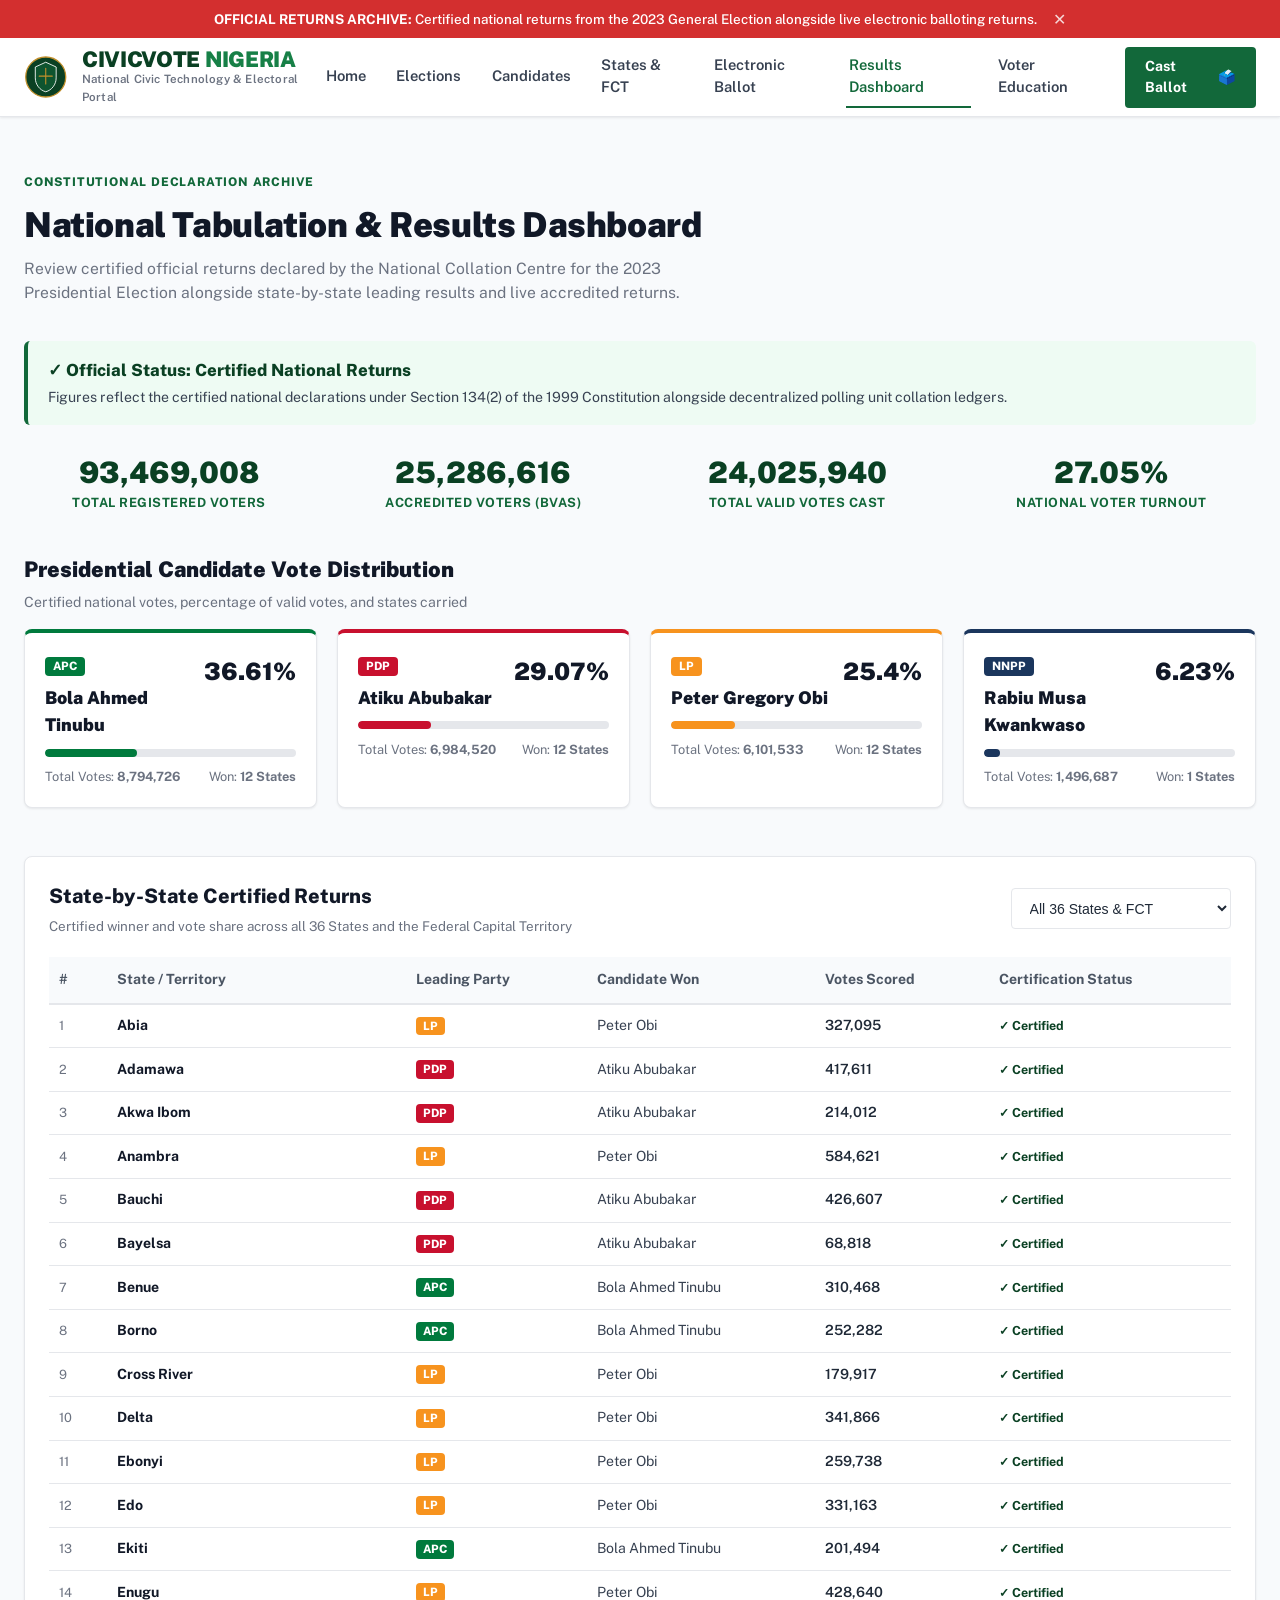
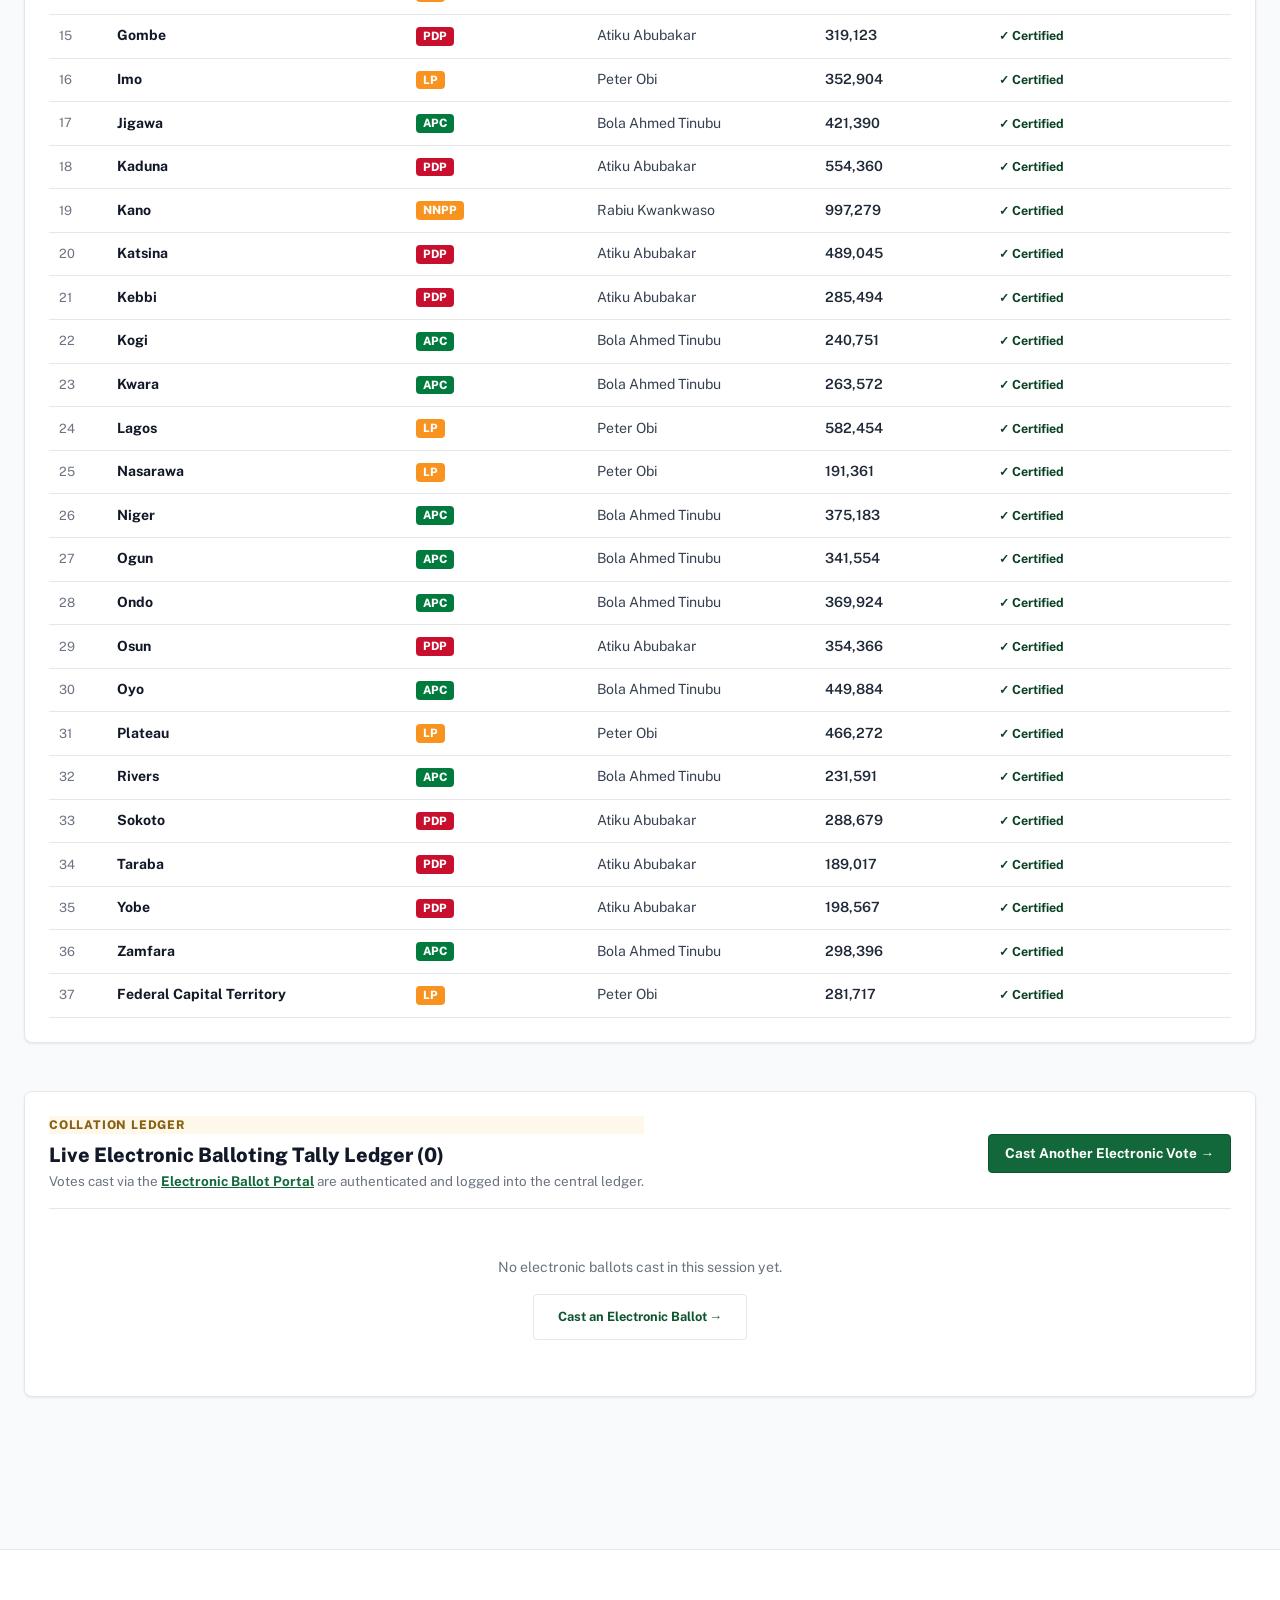
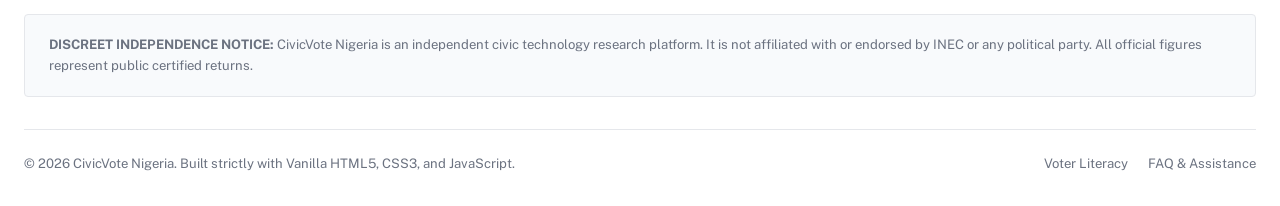
<file: results.html>
<!DOCTYPE html>
<html lang="en">
<head>
  <meta charset="UTF-8">
  <meta name="viewport" content="width=device-width, initial-scale=1.0">
  <title>Election Results Dashboard — CivicVote Nigeria</title>
  
  <link rel="preconnect" href="https://fonts.googleapis.com">
  <link rel="preconnect" href="https://fonts.gstatic.com" crossorigin>
  <link href="https://fonts.googleapis.com/css2?family=Public+Sans:wght@300;400;500;600;700;800&family=Cabinet+Grotesk:wght@700;800;900&display=swap" rel="stylesheet">
  
  <link rel="stylesheet" href="style.css">
</head>
<body>

  <!-- Top Alert Bar -->
  <div class="top-official-notice-bar">
    <div class="container" style="display: flex; justify-content: center; align-items: center; position: relative;">
      <span><strong>OFFICIAL RETURNS ARCHIVE:</strong> Certified national returns from the 2023 General Election alongside live electronic balloting returns.</span>
      <button class="notice-close-btn" aria-label="Dismiss notice">✕</button>
    </div>
  </div>

  <!-- Header -->
  <header class="main-header">
    <div class="container">
      <nav class="navbar">
        <a href="index.html" class="brand-identity">
          <svg class="official-crest-seal" viewBox="0 0 100 100" fill="none" xmlns="http://www.w3.org/2000/svg">
            <circle cx="50" cy="50" r="46" fill="#0A4023" stroke="#C2902D" stroke-width="3"/>
            <path d="M50 16L74 27V52C74 67.5 63.5 80.5 50 84C36.5 80.5 26 67.5 26 52V27L50 16Z" fill="#0E542F" stroke="#FFFFFF" stroke-width="2"/>
            <path d="M50 30V66M35 48H65" stroke="#C2902D" stroke-width="2.5" stroke-linecap="round"/>
          </svg>
          <div class="brand-text-block">
            <span class="brand-main-title">CIVICVOTE <span>NIGERIA</span></span>
            <span class="brand-sub-label">National Civic Technology & Electoral Portal</span>
          </div>
        </a>

        <div class="nav-menu" id="navMenu">
          <a href="index.html" class="nav-link">Home</a>
          <a href="elections.html" class="nav-link">Elections</a>
          <a href="candidates.html" class="nav-link">Candidates</a>
          <a href="states.html" class="nav-link">States & FCT</a>
          <a href="ballot.html" class="nav-link">Electronic Ballot</a>
          <a href="results.html" class="nav-link active">Results Dashboard</a>
          <a href="about.html" class="nav-link">Voter Education</a>
          <a href="ballot.html" class="nav-pill-btn">
            <span>Cast Ballot</span>
            <span>🗳️</span>
          </a>
        </div>

        <button class="mobile-menu-btn" id="mobileMenuBtn" aria-label="Toggle navigation menu">
          ☰
        </button>
      </nav>
    </div>
  </header>

  <!-- Main Content -->
  <main>
    <section class="section-wrapper">
      <div class="container">
        
        <!-- Header Block -->
        <div class="section-head-block">
          <span class="section-tag">Constitutional Declaration Archive</span>
          <h1 class="section-heading-h2">National Tabulation & Results Dashboard</h1>
          <p class="section-subtext">
            Review certified official returns declared by the National Collation Centre for the 2023 Presidential Election alongside state-by-state leading results and live accredited returns.
          </p>
        </div>

        <!-- Official Status Note -->
        <div style="background: #eefbf3; border-left: 4px solid var(--gov-green-700); padding: 1rem 1.25rem; border-radius: 6px; margin-bottom: 2rem;">
          <h3 style="font-family: var(--font-heading); font-size: 1.05rem; font-weight: 800; color: var(--gov-green-900); margin-bottom: 0.25rem;">
            ✓ Official Status: Certified National Returns
          </h3>
          <p style="font-size: 0.88rem; color: #374151; margin: 0;">
            Figures reflect the certified national declarations under Section 134(2) of the 1999 Constitution alongside decentralized polling unit collation ledgers.
          </p>
        </div>

        <!-- National Turnout Metrics Strip -->
        <div class="metrics-row" style="margin-bottom: 2.5rem;">
          <div class="metric-box">
            <h3>93,469,008</h3>
            <p>Total Registered Voters</p>
          </div>
          <div class="metric-box">
            <h3>25,286,616</h3>
            <p>Accredited Voters (BVAS)</p>
          </div>
          <div class="metric-box">
            <h3>24,025,940</h3>
            <p>Total Valid Votes Cast</p>
          </div>
          <div class="metric-box">
            <h3>27.05%</h3>
            <p>National Voter Turnout</p>
          </div>
        </div>

        <!-- Presidential Candidate Summary Cards (Populated by js/main.js -> renderCertifiedSummaryCards) -->
        <div style="margin-bottom: 1rem;">
          <h3 style="font-family: var(--font-heading); font-size: 1.35rem; font-weight: 900; color: #111827; margin-bottom: 0.35rem;">
            Presidential Candidate Vote Distribution
          </h3>
          <p style="font-size: 0.88rem; color: #6b7280;">Certified national votes, percentage of valid votes, and states carried</p>
        </div>

        <div class="results-grid" id="resultsSummaryRow" style="display: grid; grid-template-columns: repeat(auto-fit, minmax(280px, 1fr)); gap: 1.25rem; margin-bottom: 3rem;">
          <!-- Populated by main.js -->
        </div>

        <!-- State-by-State Breakdown Table -->
        <div style="background: #ffffff; border: 1px solid var(--gov-border); border-radius: 8px; padding: 1.5rem; margin-bottom: 3rem; box-shadow: var(--shadow-subtle);">
          <div style="display: flex; justify-content: space-between; align-items: center; flex-wrap: wrap; gap: 1rem; margin-bottom: 1.25rem;">
            <div>
              <h3 style="font-family: var(--font-heading); font-size: 1.25rem; font-weight: 800; color: #111827; margin-bottom: 0.25rem;">
                State-by-State Certified Returns
              </h3>
              <p style="font-size: 0.84rem; color: #6b7280; margin: 0;">Certified winner and vote share across all 36 States and the Federal Capital Territory</p>
            </div>
            <div>
              <select id="resultsStateSelect" class="portal-select" style="min-width: 220px; font-size: 0.88rem;">
                <option value="all">All 36 States & FCT</option>
              </select>
            </div>
          </div>

          <div style="overflow-x: auto;">
            <table style="width: 100%; border-collapse: collapse; text-align: left; font-size: 0.88rem;">
              <thead>
                <tr style="background: #f8fafc; border-bottom: 2px solid var(--gov-border); color: #4b5563;">
                  <th style="padding: 0.75rem 0.65rem;">#</th>
                  <th style="padding: 0.75rem 0.65rem;">State / Territory</th>
                  <th style="padding: 0.75rem 0.65rem;">Leading Party</th>
                  <th style="padding: 0.75rem 0.65rem;">Candidate Won</th>
                  <th style="padding: 0.75rem 0.65rem;">Votes Scored</th>
                  <th style="padding: 0.75rem 0.65rem;">Certification Status</th>
                </tr>
              </thead>
              <tbody id="stateResultsTableBody">
                <!-- Populated by main.js -->
              </tbody>
            </table>
          </div>
        </div>

        <!-- Session Electronic Balloting Tally -->
        <div style="background: #ffffff; border: 1px solid var(--gov-border); border-radius: 8px; padding: 1.5rem; margin-bottom: 2rem; box-shadow: var(--shadow-subtle);">
          <div style="display: flex; justify-content: space-between; align-items: center; flex-wrap: wrap; gap: 1rem; border-bottom: 1px solid var(--gov-border); padding-bottom: 1rem; margin-bottom: 1rem;">
            <div>
              <span class="section-tag" style="background: #fef8eb; color: #8a6114;">Collation Ledger</span>
              <h3 style="font-family: var(--font-heading); font-size: 1.25rem; font-weight: 800; color: #111827; margin-top: 0.35rem;">
                Live Electronic Balloting Tally Ledger (<span id="practiceSessionCount">0</span>)
              </h3>
              <p style="font-size: 0.84rem; color: #6b7280; margin: 0;">Votes cast via the <a href="ballot.html" style="color: var(--gov-green-700); font-weight: 700; text-decoration: underline;">Electronic Ballot Portal</a> are authenticated and logged into the central ledger.</p>
            </div>
            <a href="ballot.html" class="btn-official-green" style="padding: 0.5rem 1rem; font-size: 0.85rem;">
              Cast Another Electronic Vote →
            </a>
          </div>

          <div id="practiceSessionVotesList">
            <!-- Populated by main.js -->
          </div>
        </div>

      </div>
    </section>
  </main>

  <!-- Footer -->
  <footer class="main-footer">
    <div class="container">
      <div class="footer-independence-disclaimer">
        <strong>DISCREET INDEPENDENCE NOTICE:</strong> CivicVote Nigeria is an independent civic technology research platform. It is not affiliated with or endorsed by INEC or any political party. All official figures represent public certified returns.
      </div>
      <div class="footer-bottom-bar">
        <div>© 2026 CivicVote Nigeria. Built strictly with Vanilla HTML5, CSS3, and JavaScript.</div>
        <div style="display: flex; gap: 1.25rem;">
          <a href="about.html">Voter Literacy</a>
          <a href="about.html#faq">FAQ & Assistance</a>
        </div>
      </div>
    </div>
  </footer>

  <script src="js/data.js"></script>
  <script src="js/main.js"></script>
</body>
</html>
</file>
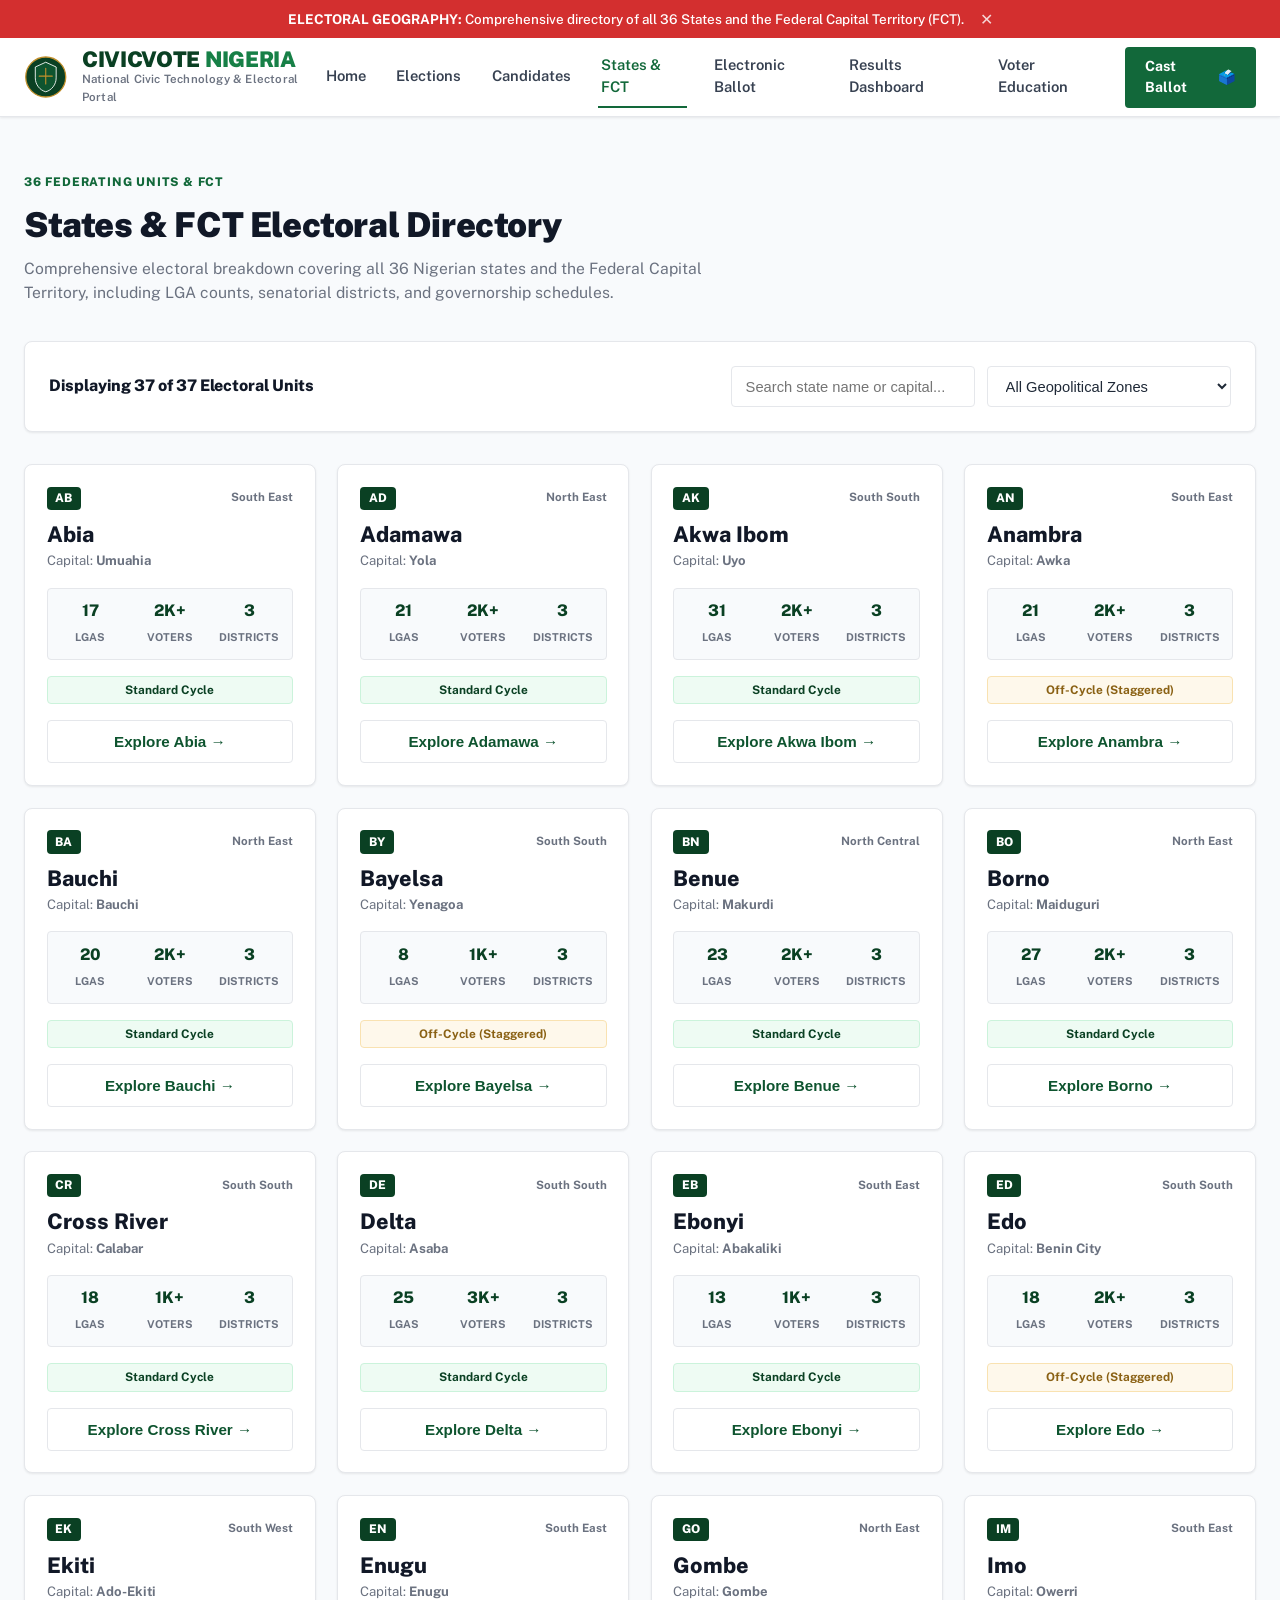
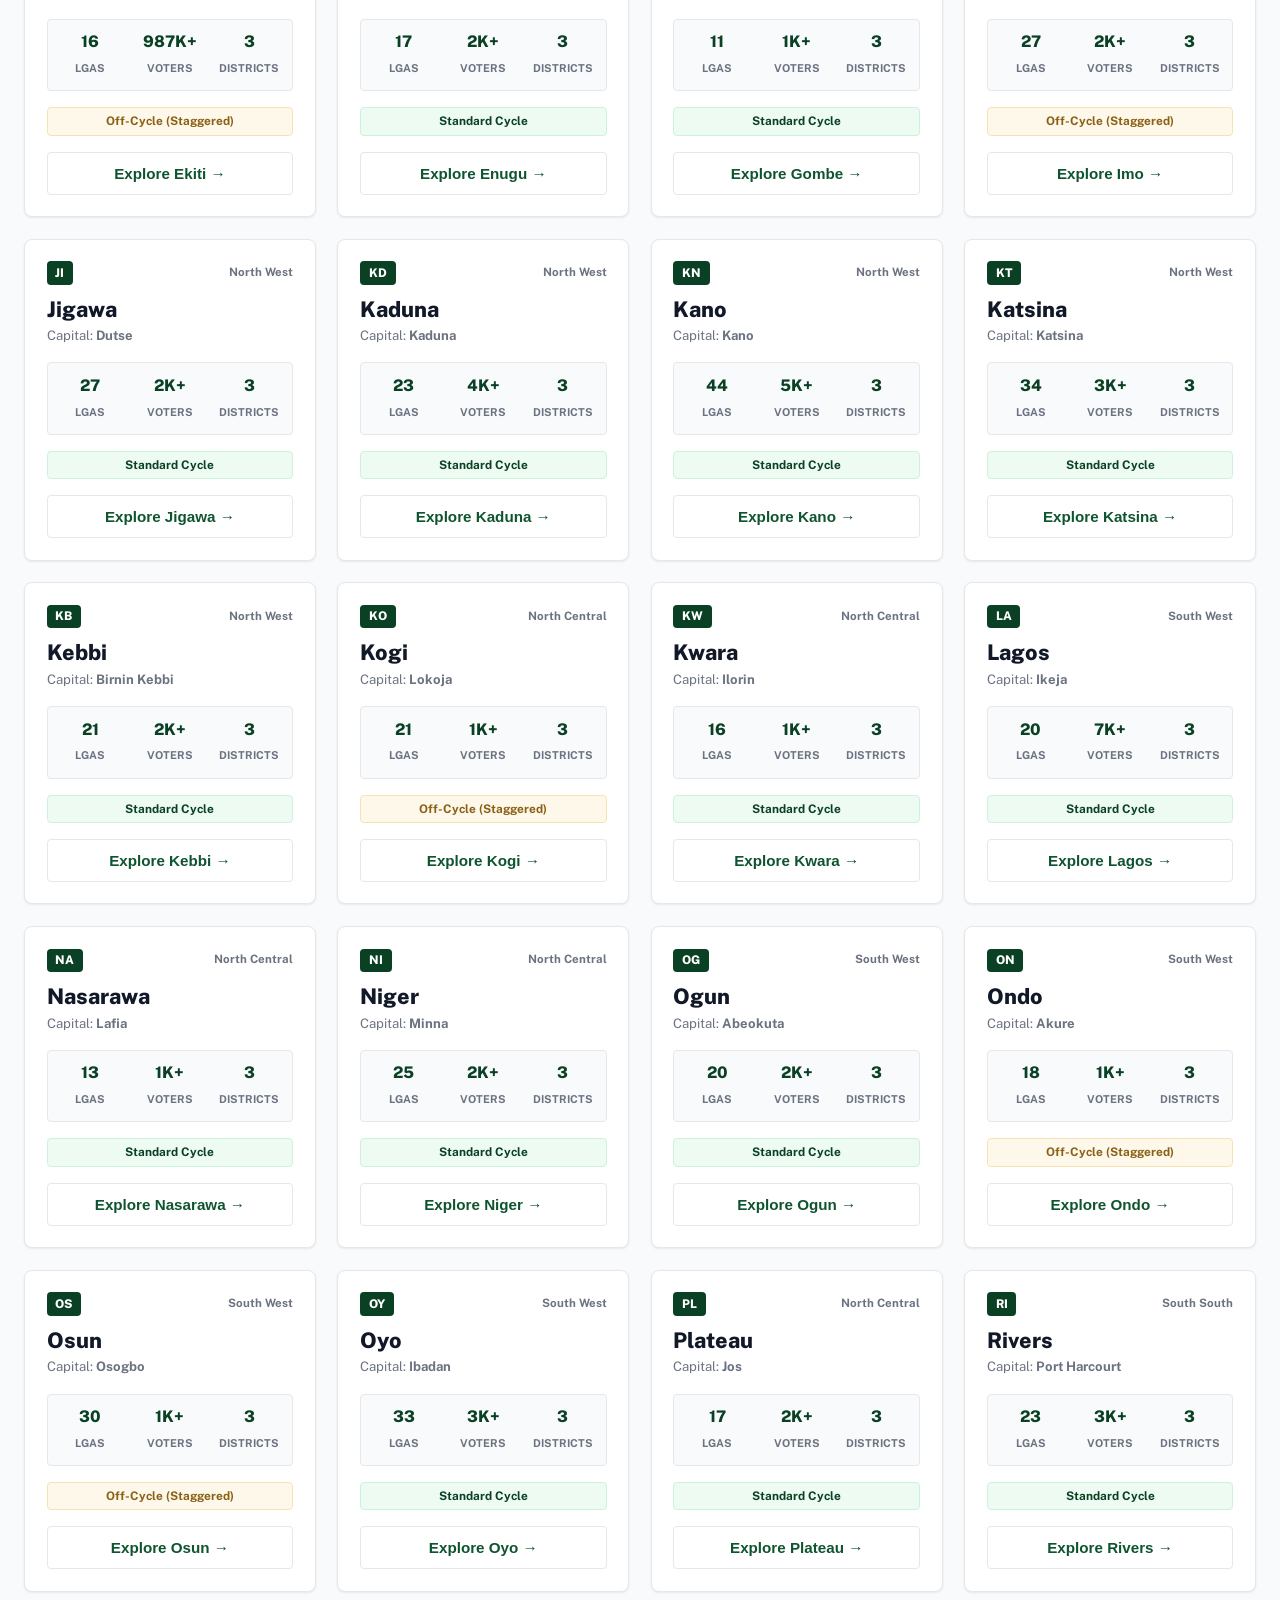
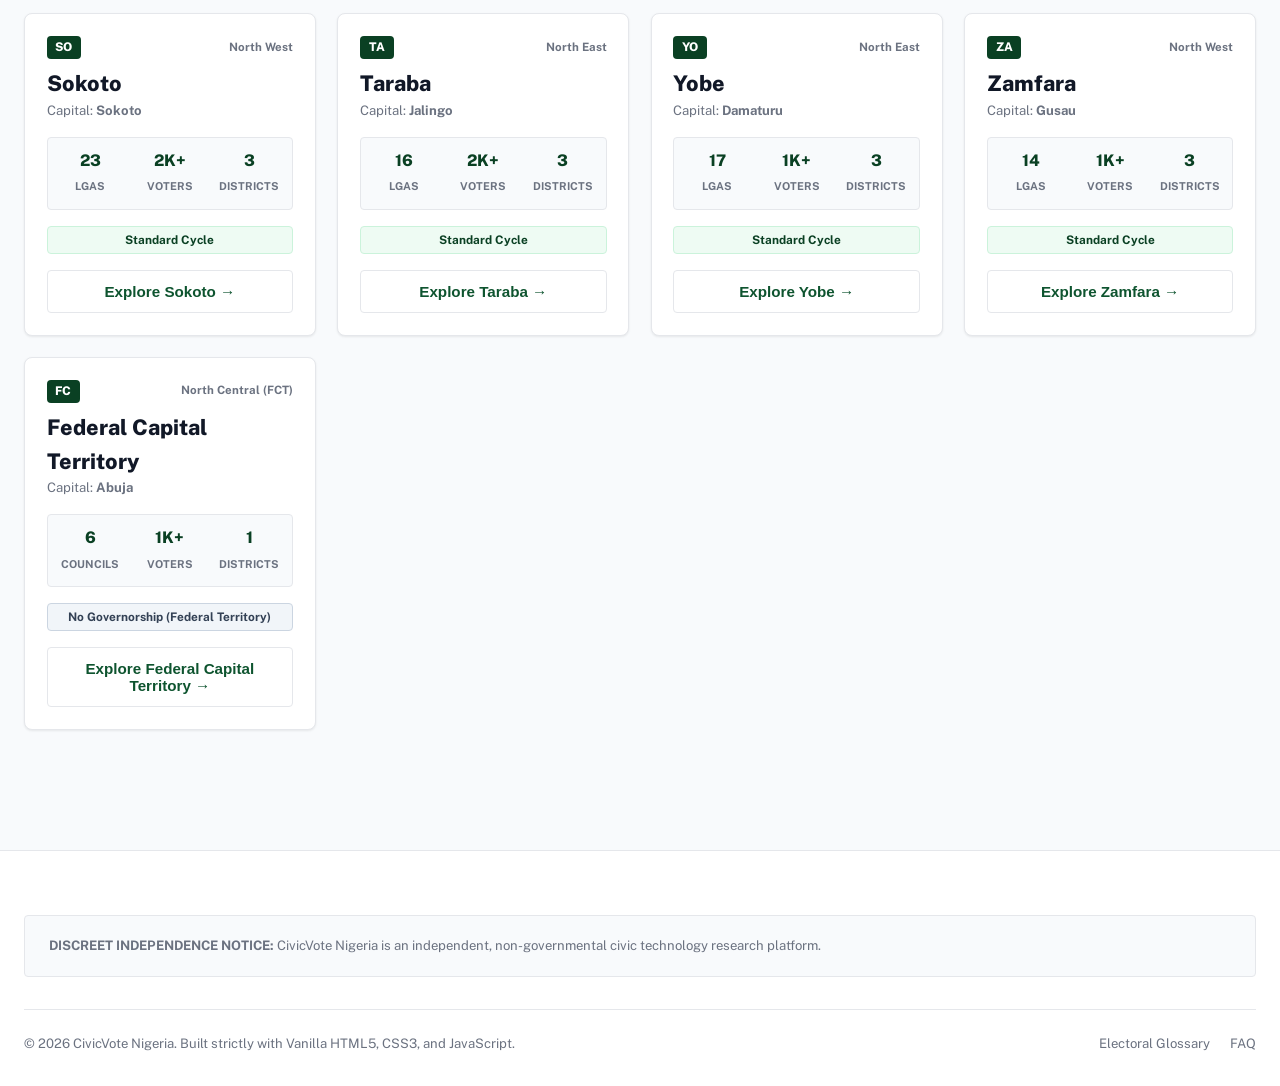
<file: states.html>
<!DOCTYPE html>
<html lang="en">
<head>
  <meta charset="UTF-8">
  <meta name="viewport" content="width=device-width, initial-scale=1.0">
  <title>States & FCT Directory — CivicVote Nigeria</title>
  
  <link rel="preconnect" href="https://fonts.googleapis.com">
  <link rel="preconnect" href="https://fonts.gstatic.com" crossorigin>
  <link href="https://fonts.googleapis.com/css2?family=Public+Sans:wght@300;400;500;600;700;800&family=Cabinet+Grotesk:wght@700;800;900&display=swap" rel="stylesheet">
  
  <link rel="stylesheet" href="style.css">
</head>
<body>

  <!-- Top Alert Bar -->
  <div class="top-official-notice-bar">
    <div class="container" style="display: flex; justify-content: center; align-items: center; position: relative;">
      <span><strong>ELECTORAL GEOGRAPHY:</strong> Comprehensive directory of all 36 States and the Federal Capital Territory (FCT).</span>
      <button class="notice-close-btn" aria-label="Dismiss notice">✕</button>
    </div>
  </div>

  <!-- Header -->
  <header class="main-header">
    <div class="container">
      <nav class="navbar">
        <a href="index.html" class="brand-identity">
          <svg class="official-crest-seal" viewBox="0 0 100 100" fill="none" xmlns="http://www.w3.org/2000/svg">
            <circle cx="50" cy="50" r="46" fill="#0A4023" stroke="#C2902D" stroke-width="3"/>
            <path d="M50 16L74 27V52C74 67.5 63.5 80.5 50 84C36.5 80.5 26 67.5 26 52V27L50 16Z" fill="#0E542F" stroke="#FFFFFF" stroke-width="2"/>
            <path d="M50 30V66M35 48H65" stroke="#C2902D" stroke-width="2.5" stroke-linecap="round"/>
          </svg>
          <div class="brand-text-block">
            <span class="brand-main-title">CIVICVOTE <span>NIGERIA</span></span>
            <span class="brand-sub-label">National Civic Technology & Electoral Portal</span>
          </div>
        </a>

        <div class="nav-menu" id="navMenu">
          <a href="index.html" class="nav-link">Home</a>
          <a href="elections.html" class="nav-link">Elections</a>
          <a href="candidates.html" class="nav-link">Candidates</a>
          <a href="states.html" class="nav-link active">States & FCT</a>
          <a href="ballot.html" class="nav-link">Electronic Ballot</a>
          <a href="results.html" class="nav-link">Results Dashboard</a>
          <a href="about.html" class="nav-link">Voter Education</a>
          <a href="ballot.html" class="nav-pill-btn">
            <span>Cast Ballot</span>
            <span>🗳️</span>
          </a>
        </div>

        <button class="mobile-menu-btn" id="mobileMenuBtn" aria-label="Toggle navigation menu">
          ☰
        </button>
      </nav>
    </div>
  </header>

  <!-- Main Content -->
  <main>
    <section class="section-wrapper">
      <div class="container">
        <div class="section-head-block">
          <span class="section-tag">36 Federating Units & FCT</span>
          <h2 class="section-heading-h2">States & FCT Electoral Directory</h2>
          <p class="section-subtext">Comprehensive electoral breakdown covering all 36 Nigerian states and the Federal Capital Territory, including LGA counts, senatorial districts, and governorship schedules.</p>
        </div>

        <!-- Filter Bar -->
        <div class="portal-form-panel" style="display: flex; justify-content: space-between; align-items: center; flex-wrap: wrap; gap: 1rem; margin-bottom: 2rem;">
          <span style="font-weight: 800; color: #111827;" id="statesCountDisplay">Covering 37 Electoral Jurisdictions</span>
          <div style="display: flex; gap: 0.75rem; flex-wrap: wrap; width: 100%; max-width: 500px;">
            <input type="text" id="stateSearchInput" class="portal-input" placeholder="Search state name or capital..." style="flex: 1; min-width: 180px;">
            <select id="stateZoneSelect" class="portal-select" style="flex: 1; min-width: 180px;">
              <option value="all">All Geopolitical Zones</option>
              <option value="North Central">North Central</option>
              <option value="North East">North East</option>
              <option value="North West">North West</option>
              <option value="South East">South East</option>
              <option value="South South">South South</option>
              <option value="South West">South West</option>
            </select>
          </div>
        </div>

        <!-- States Grid -->
        <div class="states-grid" id="statesGridContainer"></div>
      </div>
    </section>
  </main>

  <!-- State Modal -->
  <div class="modal-overlay" id="stateModal">
    <div class="modal-window">
      <button class="modal-close-btn" onclick="closeStateModal()" aria-label="Close modal">✕</button>
      <div class="modal-header-bar">
        <h3 id="stateModalTitle" style="font-family: var(--font-heading); font-size: 1.45rem; font-weight: 900;">State Electoral Profile</h3>
      </div>
      <div id="stateModalBody" class="modal-content-body"></div>
    </div>
  </div>

  <!-- Candidate Modal (if opened from state) -->
  <div class="modal-overlay" id="candidateModal">
    <div class="modal-window">
      <button class="modal-close-btn" onclick="closeCandidateModal()" aria-label="Close modal">✕</button>
      <div id="candidateModalBody"></div>
    </div>
  </div>

  <!-- Footer -->
  <footer class="main-footer">
    <div class="container">
      <div class="footer-independence-disclaimer">
        <strong>DISCREET INDEPENDENCE NOTICE:</strong> CivicVote Nigeria is an independent, non-governmental civic technology research platform.
      </div>
      <div class="footer-bottom-bar">
        <div>© 2026 CivicVote Nigeria. Built strictly with Vanilla HTML5, CSS3, and JavaScript.</div>
        <div style="display: flex; gap: 1.25rem;">
          <a href="about.html">Electoral Glossary</a>
          <a href="about.html#faq">FAQ</a>
        </div>
      </div>
    </div>
  </footer>

  <script src="js/data.js"></script>
  <script src="js/main.js"></script>
</body>
</html>
</file>
<file: style.css>
/* ==========================================================================
   CIVICVOTE NIGERIA — OFFICIAL NATIONAL CIVIC TECH DESIGN SYSTEM
   Inspired by Nigeria's Official Election Portals (cvr.inecnigeria.org)
   Clean, Authoritative, High-Accessibility, Modern Institutional UI
   ========================================================================== */

@import url('https://fonts.googleapis.com/css2?family=Public+Sans:wght@300;400;500;600;700;800&family=Cabinet+Grotesk:wght@700;800;900&display=swap');

:root {
  /* Institutional Nigerian Palette */
  --gov-green-900: #0a4023;
  --gov-green-800: #0e542f;
  --gov-green-700: #12683a;
  --gov-green-600: #178047;
  --gov-green-500: #1e9d58;
  --gov-green-50:  #eefbf3;

  /* Red Top Alert Bar (Directly seen on cvr.inecnigeria.org) */
  --alert-red: #d32f2f;
  --alert-red-dark: #b71c1c;

  /* Muted Warm Accent */
  --gold-accent: #c2902d;
  --gold-light: #fef8eb;

  /* Neutrals */
  --gov-dark: #1f2937;
  --gov-slate: #374151;
  --gov-muted: #6b7280;
  --gov-border: #e5e7eb;
  --gov-border-light: #f3f4f6;
  --gov-bg-gray: #f8fafc;
  --gov-white: #ffffff;

  /* Typography */
  --font-base: 'Public Sans', -apple-system, BlinkMacSystemFont, "Segoe UI", Roboto, sans-serif;
  --font-heading: 'Cabinet Grotesk', var(--font-base);

  /* Shadows */
  --shadow-subtle: 0 1px 3px rgba(0, 0, 0, 0.05), 0 1px 2px rgba(0, 0, 0, 0.03);
  --shadow-card: 0 4px 6px -1px rgba(0, 0, 0, 0.05), 0 2px 4px -1px rgba(0, 0, 0, 0.03);
  --shadow-elevated: 0 10px 15px -3px rgba(0, 0, 0, 0.08), 0 4px 6px -2px rgba(0, 0, 0, 0.03);

  /* Radii */
  --radius-sm: 4px;
  --radius-md: 8px;
  --radius-lg: 12px;
}

/* Base Reset */
*, *::before, *::after {
  box-sizing: border-box;
  margin: 0;
  padding: 0;
}

html, body {
  overflow-x: hidden;
  width: 100%;
}

body {
  font-family: var(--font-base);
  background-color: var(--gov-bg-gray);
  color: var(--gov-dark);
  line-height: 1.55;
  -webkit-font-smoothing: antialiased;
}

a {
  color: inherit;
  text-decoration: none;
}

.container {
  width: 100%;
  max-width: 1280px;
  margin: 0 auto;
  padding: 0 1.5rem;
}

.hidden {
  display: none !important;
}

/* SPA Page Transitions & Visibility */
.page-section {
  display: none;
  opacity: 0;
  transition: opacity 0.25s ease-in-out;
}

.page-section.active {
  display: block !important;
  opacity: 1 !important;
}

/* --- 1. OFFICIAL RED ANNOUNCEMENT STRIP (Exact Match to cvr.inecnigeria.org) --- */
.top-official-notice-bar {
  background-color: var(--alert-red);
  color: var(--gov-white);
  padding: 0.55rem 1rem;
  font-size: 0.84rem;
  font-weight: 500;
  display: flex;
  justify-content: center;
  align-items: center;
  gap: 0.5rem;
  text-align: center;
  position: relative;
  z-index: 1010;
}

.top-official-notice-bar a {
  color: #ffeb3b;
  text-decoration: underline;
  font-weight: 700;
}

.notice-close-btn {
  background: none;
  border: none;
  color: var(--gov-white);
  font-size: 1rem;
  cursor: pointer;
  margin-left: 1rem;
  opacity: 0.8;
}
.notice-close-btn:hover { opacity: 1; }

/* --- 2. OFFICIAL TOP HEADER --- */
.main-header {
  background: var(--gov-white);
  border-bottom: 1px solid var(--gov-border);
  position: sticky;
  top: 0;
  z-index: 1000;
  box-shadow: var(--shadow-subtle);
}

.navbar {
  display: flex;
  justify-content: space-between;
  align-items: center;
  height: 78px;
}

.brand-identity {
  display: flex;
  align-items: center;
  gap: 0.9rem;
}

.official-crest-seal {
  width: 46px;
  height: 46px;
}

.brand-text-block {
  display: flex;
  flex-direction: column;
}

.brand-main-title {
  font-family: var(--font-heading);
  font-size: 1.35rem;
  font-weight: 900;
  color: var(--gov-green-900);
  letter-spacing: -0.3px;
  line-height: 1.1;
  text-transform: uppercase;
}

.brand-main-title span {
  color: var(--gov-green-600);
}

.brand-sub-label {
  font-size: 0.72rem;
  font-weight: 600;
  color: var(--gov-muted);
  letter-spacing: 0.2px;
}

/* Nav Menu Items */
.nav-menu {
  display: flex;
  align-items: center;
  gap: 1.5rem;
}

.nav-link {
  font-size: 0.92rem;
  font-weight: 600;
  color: var(--gov-slate);
  padding: 0.45rem 0.2rem;
  border-bottom: 2px solid transparent;
  transition: all 0.2s ease;
}

.nav-link:hover {
  color: var(--gov-green-700);
}

.nav-link.active {
  color: var(--gov-green-700);
  border-bottom-color: var(--gov-green-700);
}

.nav-pill-btn {
  background-color: var(--gov-green-700);
  color: var(--gov-white) !important;
  font-size: 0.88rem;
  font-weight: 700;
  padding: 0.55rem 1.25rem;
  border-radius: var(--radius-sm);
  display: inline-flex;
  align-items: center;
  gap: 0.4rem;
  transition: background 0.2s;
  border: none;
}

.nav-pill-btn:hover {
  background-color: var(--gov-green-800);
}

.mobile-menu-btn {
  display: none;
  background: none;
  border: 1px solid var(--gov-border);
  font-size: 1.3rem;
  padding: 0.35rem 0.65rem;
  border-radius: var(--radius-sm);
  cursor: pointer;
}

/* --- 3. HERO BANNER WITH NIGERIAN VOTER CITIZENS --- */
.official-hero-wrap {
  background-color: var(--gov-white);
  border-bottom: 1px solid var(--gov-border);
  padding: 3.5rem 0 3rem 0;
  position: relative;
  overflow: hidden;
}

/* Geometric Subtle Wave Overlay on Left (as in cvr.inecnigeria.org) */
.official-hero-wrap::before {
  content: "";
  position: absolute;
  top: 0;
  left: 0;
  width: 45%;
  height: 100%;
  background: radial-gradient(circle at 10% 20%, rgba(18, 104, 58, 0.04) 0%, transparent 60%);
  pointer-events: none;
}

.hero-layout-grid {
  display: grid;
  grid-template-columns: 1.15fr 0.85fr;
  gap: 3.5rem;
  align-items: center;
}

.hero-welcome-h1 {
  font-family: var(--font-heading);
  font-size: 3rem;
  font-weight: 900;
  color: #111827;
  letter-spacing: -0.8px;
  line-height: 1.15;
  margin-bottom: 1.25rem;
}

.hero-body-para {
  font-size: 1.08rem;
  color: #4b5563;
  line-height: 1.65;
  margin-bottom: 2rem;
  max-width: 580px;
}

.hero-action-buttons {
  display: flex;
  gap: 1rem;
  flex-wrap: wrap;
  margin-bottom: 2rem;
}

.btn-official-green {
  background: var(--gov-green-700);
  color: var(--gov-white);
  font-size: 0.95rem;
  font-weight: 700;
  padding: 0.75rem 1.65rem;
  border-radius: var(--radius-sm);
  display: inline-flex;
  align-items: center;
  gap: 0.5rem;
  border: 1px solid var(--gov-green-800);
  transition: all 0.2s;
}

.btn-official-green:hover {
  background: var(--gov-green-800);
  box-shadow: var(--shadow-card);
}

.btn-official-outline {
  background: var(--gov-white);
  color: var(--gov-green-800);
  font-size: 0.95rem;
  font-weight: 700;
  padding: 0.75rem 1.5rem;
  border-radius: var(--radius-sm);
  border: 1.5px solid var(--gov-border);
  display: inline-flex;
  align-items: center;
  gap: 0.5rem;
  transition: all 0.2s;
}

.btn-official-outline:hover {
  background: var(--gov-bg-gray);
  border-color: var(--gov-green-700);
}

.hero-voter-image-container {
  display: flex;
  justify-content: center;
  align-items: center;
  position: relative;
}

.hero-voter-img {
  width: 100%;
  max-width: 480px;
  height: 380px;
  object-fit: cover;
  border-radius: var(--radius-md);
  box-shadow: var(--shadow-elevated);
  border: 4px solid var(--gov-white);
}

/* Quick Metrics Bar directly below hero */
.metrics-strip {
  background: var(--gov-green-50);
  border-top: 1px solid #d1fae5;
  border-bottom: 1px solid #d1fae5;
  padding: 1.25rem 0;
}

.metrics-row {
  display: grid;
  grid-template-columns: repeat(4, 1fr);
  gap: 1.5rem;
  text-align: center;
}

.metric-box h3 {
  font-family: var(--font-heading);
  font-size: 1.85rem;
  font-weight: 900;
  color: var(--gov-green-900);
  line-height: 1.1;
}

.metric-box p {
  font-size: 0.8rem;
  font-weight: 700;
  text-transform: uppercase;
  color: var(--gov-green-700);
  letter-spacing: 0.5px;
  margin-top: 0.2rem;
}

/* --- 4. SECTION STYLING --- */
.section-wrapper {
  padding: 3.5rem 0;
}

.section-head-block {
  margin-bottom: 2.25rem;
}

.section-tag {
  font-size: 0.75rem;
  font-weight: 800;
  text-transform: uppercase;
  color: var(--gov-green-700);
  letter-spacing: 0.8px;
  display: block;
  margin-bottom: 0.35rem;
}

.section-heading-h2 {
  font-family: var(--font-heading);
  font-size: 2.15rem;
  font-weight: 900;
  color: #111827;
  letter-spacing: -0.4px;
}

.section-subtext {
  font-size: 0.98rem;
  color: var(--gov-muted);
  max-width: 720px;
  margin-top: 0.35rem;
}

/* --- 5. REAL CANDIDATE PHOTO CARDS --- */
.candidates-grid {
  display: grid;
  grid-template-columns: repeat(auto-fill, minmax(280px, 1fr));
  gap: 1.5rem;
  align-items: stretch;
}

.candidate-card {
  background: var(--gov-white);
  border: 1px solid var(--gov-border);
  border-radius: var(--radius-md);
  overflow: hidden;
  box-shadow: var(--shadow-subtle);
  transition: transform 0.2s ease, box-shadow 0.2s ease;
  display: flex;
  flex-direction: column;
  height: 100%;
  position: relative;
}

.candidate-card:hover {
  transform: translateY(-4px);
  box-shadow: var(--shadow-elevated);
}

.card-candidate-photo-wrap,
.candidate-photo-wrapper {
  width: 100%;
  height: 250px;
  min-height: 250px;
  max-height: 250px;
  background-color: #f3f4f6;
  position: relative;
  overflow: hidden;
  display: flex;
  align-items: center;
  justify-content: center;
}

.card-candidate-img,
.candidate-photo,
.candidate-card img {
  width: 100% !important;
  height: 100% !important;
  max-width: 100% !important;
  max-height: 250px !important;
  object-fit: cover !important;
  object-position: top center !important;
  display: block !important;
  transition: transform 0.3s ease;
}

.candidate-card:hover .card-candidate-img,
.candidate-card:hover .candidate-photo,
.candidate-card:hover img {
  transform: scale(1.03);
}

.card-party-overlay-pill,
.candidate-party-badge {
  position: absolute;
  top: 12px;
  right: 12px;
  background: var(--gov-white);
  padding: 0.25rem 0.65rem;
  border-radius: var(--radius-sm);
  font-size: 0.8rem;
  font-weight: 800;
  box-shadow: var(--shadow-card);
  display: flex;
  align-items: center;
  gap: 0.35rem;
  z-index: 2;
}

.card-body-content,
.candidate-card-body {
  padding: 1.25rem;
  display: flex;
  flex-direction: column;
  flex-grow: 1;
}

.card-candidate-role,
.candidate-position-title {
  font-size: 0.74rem;
  font-weight: 800;
  text-transform: uppercase;
  color: var(--gov-green-700);
  letter-spacing: 0.5px;
  margin-bottom: 0.35rem;
}

.card-candidate-name,
.candidate-name-h3 {
  font-family: var(--font-heading);
  font-size: 1.2rem;
  font-weight: 800;
  color: #111827;
  line-height: 1.3;
  margin-bottom: 0.35rem;
}

.card-party-subname {
  font-size: 0.82rem;
  color: var(--gov-muted);
  margin-bottom: 0.75rem;
}

.card-meta-row,
.candidate-location-meta {
  font-size: 0.84rem;
  color: var(--gov-slate);
  display: flex;
  align-items: center;
  gap: 0.35rem;
  margin-bottom: 0.75rem;
}

.card-running-mate-box {
  background: var(--gov-bg-gray);
  border: 1px solid var(--gov-border);
  padding: 0.45rem 0.65rem;
  border-radius: var(--radius-sm);
  font-size: 0.78rem;
  margin-bottom: 1.15rem;
}

.card-footer-action,
.candidate-card-footer {
  margin-top: auto;
  padding-top: 1rem;
  border-top: 1px solid var(--gov-border-light);
  display: flex;
  justify-content: space-between;
  align-items: center;
}

.status-badge-dot {
  font-size: 0.75rem;
  font-weight: 700;
  color: var(--gov-green-700);
  display: inline-flex;
  align-items: center;
  gap: 0.35rem;
  white-space: nowrap;
}

/* Filter controls matching cvr.inecnigeria.org portal form style */
.portal-form-panel {
  background: var(--gov-white);
  border: 1px solid var(--gov-border);
  border-radius: var(--radius-md);
  padding: 1.5rem;
  margin-bottom: 2rem;
  box-shadow: var(--shadow-subtle);
}

.portal-form-grid {
  display: grid;
  grid-template-columns: 2fr 1fr 1fr 1.2fr auto;
  gap: 1rem;
  align-items: flex-end;
}

.portal-form-group {
  display: flex;
  flex-direction: column;
  gap: 0.35rem;
}

.portal-label {
  font-size: 0.8rem;
  font-weight: 700;
  color: var(--gov-slate);
}

.portal-label .req {
  color: var(--alert-red);
}

.portal-input, .portal-select {
  width: 100%;
  padding: 0.65rem 0.85rem;
  font-size: 0.92rem;
  border: 1px solid var(--gov-border);
  border-radius: var(--radius-sm);
  background: var(--gov-white);
  color: var(--gov-dark);
}

.portal-input:focus, .portal-select:focus {
  outline: none;
  border-color: var(--gov-green-700);
  box-shadow: 0 0 0 3px rgba(18, 104, 58, 0.15);
}

/* --- 6. STATES & FCT DIRECTORY --- */
.states-grid {
  display: grid;
  grid-template-columns: repeat(auto-fill, minmax(280px, 1fr));
  gap: 1.35rem;
}

.state-card {
  background: var(--gov-white);
  border: 1px solid var(--gov-border);
  border-radius: var(--radius-md);
  padding: 1.35rem;
  box-shadow: var(--shadow-subtle);
  transition: all 0.2s;
  display: flex;
  flex-direction: column;
}

.state-card:hover {
  border-color: var(--gov-green-700);
  box-shadow: var(--shadow-card);
}

.state-card-top {
  display: flex;
  justify-content: space-between;
  align-items: center;
  margin-bottom: 0.5rem;
}

.state-code-pill {
  background: var(--gov-green-900);
  color: var(--gov-white);
  font-size: 0.75rem;
  font-weight: 800;
  padding: 0.15rem 0.55rem;
  border-radius: var(--radius-sm);
}

.state-zone-label {
  font-size: 0.72rem;
  font-weight: 700;
  color: var(--gov-muted);
}

.state-title-h3 {
  font-family: var(--font-heading);
  font-size: 1.35rem;
  font-weight: 800;
  color: #111827;
}

.state-cap-text {
  font-size: 0.82rem;
  color: var(--gov-muted);
  margin-bottom: 1rem;
}

.state-stat-grid-3 {
  display: grid;
  grid-template-columns: 1fr 1fr 1fr;
  gap: 0.4rem;
  background: var(--gov-bg-gray);
  border: 1px solid var(--gov-border);
  border-radius: var(--radius-sm);
  padding: 0.65rem 0.4rem;
  text-align: center;
  margin-bottom: 1rem;
}

.state-stat-val {
  font-family: var(--font-heading);
  font-size: 1rem;
  font-weight: 800;
  color: var(--gov-green-900);
  display: block;
}

.state-stat-sub {
  font-size: 0.68rem;
  font-weight: 700;
  color: var(--gov-muted);
  text-transform: uppercase;
}

.gov-cycle-status-pill {
  font-size: 0.74rem;
  font-weight: 700;
  padding: 0.25rem 0.55rem;
  border-radius: var(--radius-sm);
  text-align: center;
  margin-bottom: 1rem;
}

.status-regular { background: #eefbf3; color: #0a4023; border: 1px solid #cbf3db; }
.status-offcycle { background: #fef8eb; color: #8a6114; border: 1px solid #f9e2b1; }
.status-fct { background: #f1f5f9; color: #334155; border: 1px solid #cbd5e1; }

/* --- 7. BALLOT SIMULATOR WITH CANDIDATE PHOTOS --- */
.ballot-terminal-panel {
  background: var(--gov-white);
  border: 1px solid var(--gov-border);
  border-radius: var(--radius-md);
  box-shadow: var(--shadow-elevated);
  max-width: 920px;
  margin: 0 auto;
  overflow: hidden;
}

.ballot-terminal-header {
  background: var(--gov-green-900);
  color: var(--gov-white);
  padding: 1.5rem 2rem;
  display: flex;
  justify-content: space-between;
  align-items: center;
  flex-wrap: wrap;
  gap: 1rem;
}

.ballot-terminal-header h3 {
  font-family: var(--font-heading);
  font-size: 1.4rem;
  font-weight: 900;
}

.ballot-terminal-header p {
  font-size: 0.82rem;
  color: #a7f3d0;
}

.ballot-step-box {
  padding: 2rem;
  border-bottom: 1px solid var(--gov-border);
}

.ballot-step-title-row {
  display: flex;
  align-items: center;
  gap: 0.75rem;
  margin-bottom: 1.25rem;
}

.step-num-badge {
  width: 28px;
  height: 28px;
  border-radius: 50%;
  background: var(--gov-green-700);
  color: var(--gov-white);
  font-weight: 800;
  font-size: 0.85rem;
  display: flex;
  align-items: center;
  justify-content: center;
}

.step-title-text {
  font-family: var(--font-heading);
  font-size: 1.25rem;
  font-weight: 800;
  color: #111827;
}

.ballot-candidate-item {
  display: grid;
  grid-template-columns: 36px 64px 74px 1fr 50px;
  align-items: center;
  gap: 1rem;
  border: 2px solid var(--gov-border);
  border-radius: var(--radius-md);
  padding: 0.85rem 1.25rem;
  background: var(--gov-white);
  cursor: pointer;
  margin-bottom: 0.85rem;
  transition: all 0.2s;
}

.ballot-candidate-item:hover {
  border-color: var(--gov-green-600);
  background: var(--gov-bg-gray);
}

.ballot-candidate-item.selected {
  border-color: var(--gov-green-700);
  background: var(--gov-green-50);
  box-shadow: 0 0 0 1px var(--gov-green-700);
}

.ballot-thumb-photo {
  width: 58px;
  height: 58px;
  border-radius: var(--radius-sm);
  object-fit: cover;
  border: 1px solid var(--gov-border);
}

.ballot-party-box {
  padding: 0.35rem 0.55rem;
  color: var(--gov-white);
  font-weight: 800;
  font-size: 0.85rem;
  border-radius: var(--radius-sm);
  text-align: center;
}

.ballot-cand-title {
  font-family: var(--font-heading);
  font-size: 1.15rem;
  font-weight: 800;
  color: #111827;
}

.ballot-cand-party-sub {
  font-size: 0.8rem;
  color: var(--gov-muted);
}

.ballot-cand-running {
  font-size: 0.76rem;
  color: var(--gov-slate);
}

.ballot-action-footer {
  padding: 1.5rem 2rem;
  background: var(--gov-bg-gray);
  display: flex;
  justify-content: space-between;
  align-items: center;
}

/* Printable Ballot Receipt Slip */
.ballot-receipt-box {
  background: var(--gov-white);
  border: 2px dashed #9ca3af;
  border-radius: var(--radius-md);
  max-width: 540px;
  margin: 2rem auto;
  padding: 2rem;
  text-align: left;
}

.receipt-crest-center {
  text-align: center;
  border-bottom: 1px solid var(--gov-border);
  padding-bottom: 1rem;
  margin-bottom: 1.25rem;
}

.receipt-data-row {
  display: flex;
  justify-content: space-between;
  padding: 0.45rem 0;
  border-bottom: 1px dotted var(--gov-border);
  font-size: 0.88rem;
}

/* --- 8. RESULTS DASHBOARD --- */
.results-summary-cards {
  display: grid;
  grid-template-columns: repeat(auto-fit, minmax(230px, 1fr));
  gap: 1.35rem;
  margin-bottom: 2.5rem;
}

.result-card-box {
  background: var(--gov-white);
  border: 1px solid var(--gov-border);
  border-radius: var(--radius-md);
  padding: 1.25rem;
  box-shadow: var(--shadow-subtle);
  border-top: 4px solid var(--gov-green-700);
}

.res-pct-val {
  font-family: var(--font-heading);
  font-size: 1.5rem;
  font-weight: 900;
  color: #111827;
}

.table-responsive {
  width: 100%;
  overflow-x: auto;
  -webkit-overflow-scrolling: touch;
}

.table-responsive table {
  min-width: 540px;
}

.res-bar-track {
  width: 100%;
  height: 8px;
  background: #e5e7eb;
  border-radius: 4px;
  overflow: hidden;
  margin: 0.65rem 0;
}

.res-bar-fill {
  height: 100%;
  border-radius: 4px;
}

/* --- 9. MODALS --- */
.modal-overlay {
  position: fixed;
  top: 0;
  left: 0;
  right: 0;
  bottom: 0;
  background: rgba(0, 0, 0, 0.65);
  display: none;
  align-items: center;
  justify-content: center;
  z-index: 2000;
  padding: 1.5rem;
}

.modal-overlay.open {
  display: flex;
}

.modal-window {
  background: var(--gov-white);
  border-radius: var(--radius-md);
  width: 100%;
  max-width: 760px;
  max-height: 90vh;
  overflow-y: auto;
  box-shadow: var(--shadow-elevated);
  position: relative;
}

.modal-close-btn {
  position: absolute;
  top: 1rem;
  right: 1.25rem;
  background: var(--gov-white);
  border: 1px solid var(--gov-border);
  width: 34px;
  height: 34px;
  border-radius: 50%;
  font-size: 1.1rem;
  cursor: pointer;
  display: flex;
  align-items: center;
  justify-content: center;
  z-index: 10;
  transition: background 0.2s;
}

.modal-close-btn:hover {
  background: var(--gov-bg-gray);
}

.modal-header-bar {
  background: var(--gov-green-900);
  color: var(--gov-white);
  padding: 1.5rem 2rem;
  position: relative;
}

.modal-content-body {
  padding: 2rem;
}

.modal-profile-header-strip {
  padding: 2.5rem 2rem 1.5rem 2rem;
  background: var(--gov-bg-gray);
  border-bottom: 1px solid var(--gov-border);
  display: flex;
  align-items: center;
  gap: 1.75rem;
}

.modal-profile-img {
  width: 100px;
  height: 100px;
  border-radius: var(--radius-md);
  object-fit: cover;
  border: 3px solid var(--gov-white);
  box-shadow: var(--shadow-card);
}

/* --- 10. FOOTER (Exact Match to cvr.inecnigeria.org Footer Layout) --- */
.main-footer {
  background: var(--gov-white);
  border-top: 1px solid var(--gov-border);
  padding: 4rem 0 2rem 0;
  margin-top: 4rem;
}

.footer-top-grid {
  display: grid;
  grid-template-columns: 1.6fr 1fr 1fr 1fr;
  gap: 3rem;
  margin-bottom: 3rem;
}

.footer-brand-summary p {
  font-size: 0.9rem;
  color: var(--gov-slate);
  margin-top: 0.85rem;
  line-height: 1.6;
}

.footer-col-title {
  font-size: 0.95rem;
  font-weight: 800;
  color: #111827;
  margin-bottom: 1.15rem;
}

.footer-links-list {
  list-style: none;
  display: flex;
  flex-direction: column;
  gap: 0.65rem;
}

.footer-links-list a {
  font-size: 0.88rem;
  color: var(--gov-slate);
  transition: color 0.2s;
}

.footer-links-list a:hover {
  color: var(--gov-green-700);
}

.footer-independence-disclaimer {
  background: var(--gov-bg-gray);
  border: 1px solid var(--gov-border);
  padding: 1.25rem 1.5rem;
  border-radius: var(--radius-sm);
  font-size: 0.82rem;
  color: var(--gov-muted);
  line-height: 1.55;
  margin-bottom: 2rem;
}

.footer-bottom-bar {
  border-top: 1px solid var(--gov-border);
  padding-top: 1.5rem;
  display: flex;
  justify-content: space-between;
  align-items: center;
  font-size: 0.82rem;
  color: var(--gov-muted);
  flex-wrap: wrap;
  gap: 1rem;
}

/* --- 11. RESPONSIVE COMPONENT CLASSES & LAYOUT SYSTEM --- */
.categories-overview-grid {
  display: grid;
  grid-template-columns: repeat(auto-fit, minmax(220px, 1fr));
  gap: 1.25rem;
}

.category-summary-card {
  background: var(--gov-white);
  border: 1px solid var(--gov-border);
  border-radius: var(--radius-md);
  padding: 1.75rem 1.25rem;
  text-align: center;
  transition: transform 0.2s, box-shadow 0.2s;
}

.category-summary-card:hover {
  transform: translateY(-3px);
  box-shadow: var(--shadow-card);
}

.ballot-step1-grid {
  display: grid;
  grid-template-columns: 1fr 1fr;
  gap: 1.25rem;
}

.results-two-col-grid {
  display: grid;
  grid-template-columns: 2fr 1fr;
  gap: 1.75rem;
}

.pillars-three-grid {
  display: grid;
  grid-template-columns: repeat(auto-fit, minmax(280px, 1fr));
  gap: 1.5rem;
  margin-bottom: 3rem;
}

.contact-inputs-grid {
  display: grid;
  grid-template-columns: 1fr 1fr;
  gap: 1rem;
  margin-bottom: 1rem;
}

.modal-meta-grid {
  display: grid;
  grid-template-columns: 1fr 1fr;
  gap: 1rem;
}

.state-modal-stats-grid {
  display: grid;
  grid-template-columns: repeat(4, 1fr);
  gap: 1rem;
}

/* ==========================================================================
   ADVANCED MULTI-BREAKPOINT RESPONSIVE RULES
   Guaranteed absolute responsiveness across all viewports (320px to 4K)
   ========================================================================== */

/* 1. Large Tablets & Small Laptops (max-width: 1024px) */
@media (max-width: 1024px) {
  .hero-layout-grid {
    grid-template-columns: 1fr;
    gap: 2.25rem;
  }
  .hero-voter-img {
    max-width: 100%;
    height: 340px;
  }
  .portal-form-grid {
    grid-template-columns: 1fr 1fr;
    gap: 1rem;
  }
  .portal-form-grid .portal-form-group:last-child {
    grid-column: 1 / -1;
  }
  .portal-form-grid button {
    width: 100%;
    justify-content: center;
  }
  .results-two-col-grid {
    grid-template-columns: 1fr;
    gap: 1.5rem;
  }
  .footer-top-grid {
    grid-template-columns: 1fr 1fr;
    gap: 2rem;
  }
}

/* 2. Tablets & Mobile Landscape (max-width: 768px) */
@media (max-width: 768px) {
  /* Header & Navigation Overlay */
  .navbar {
    height: 70px;
  }
  .official-crest-seal {
    width: 38px;
    height: 38px;
  }
  .brand-main-title {
    font-size: 1.15rem;
  }
  .mobile-menu-btn {
    display: flex;
    align-items: center;
    justify-content: center;
    width: 42px;
    height: 42px;
    font-size: 1.35rem;
    color: var(--gov-slate);
    border: 1.5px solid var(--gov-border);
    border-radius: var(--radius-sm);
    cursor: pointer;
  }
  .nav-menu {
    position: fixed;
    top: 70px;
    left: 0;
    right: 0;
    width: 100%;
    max-height: calc(100vh - 70px);
    overflow-y: auto;
    background: var(--gov-white);
    flex-direction: column;
    align-items: stretch;
    padding: 1.25rem 1.5rem 2rem 1.5rem;
    box-shadow: 0 12px 24px rgba(0, 0, 0, 0.12);
    border-bottom: 2px solid var(--gov-green-700);
    display: none;
    gap: 0.65rem;
    z-index: 1050;
  }
  .nav-menu.active {
    display: flex;
  }
  .nav-menu .nav-link {
    padding: 0.75rem 0.5rem;
    font-size: 1rem;
    border-bottom: 1px solid var(--gov-border-light);
    width: 100%;
  }
  .nav-menu .nav-pill-btn {
    margin-top: 0.75rem;
    width: 100%;
    justify-content: center;
    padding: 0.75rem;
  }

  /* Hero Section */
  .official-hero-wrap {
    padding: 2.25rem 0 2rem 0;
  }
  .hero-welcome-h1 {
    font-size: 2.2rem;
  }
  .hero-body-para {
    font-size: 0.98rem;
  }
  .hero-voter-img {
    height: 280px;
  }

  /* Metrics */
  .metrics-row {
    grid-template-columns: 1fr 1fr;
    gap: 1rem;
  }
  .metric-box h3 {
    font-size: 1.6rem;
  }

  /* Ballot Interface */
  .ballot-terminal-header {
    padding: 1.25rem 1.5rem;
  }
  .ballot-step-box {
    padding: 1.5rem;
  }
  .ballot-candidate-item {
    grid-template-columns: 32px 52px 64px 1fr;
    gap: 0.75rem;
    padding: 0.75rem 1rem;
  }
  .ballot-candidate-item .ballot-thumb-photo {
    width: 52px;
    height: 52px;
    display: block !important;
  }
  .ballot-candidate-item > div:last-child {
    display: none; /* Hide the decorative 🗳️ emoji on smaller screens to make room */
  }
  .ballot-step1-grid {
    grid-template-columns: 1fr;
    gap: 1rem;
  }

  /* Modals */
  .modal-overlay {
    padding: 1rem;
  }
  .modal-window {
    max-height: 92vh;
  }
  .modal-profile-header-strip {
    flex-direction: column;
    text-align: center;
    padding: 2rem 1.25rem 1.25rem 1.25rem;
    gap: 1rem;
  }
  .modal-profile-header-strip div {
    display: flex;
    flex-direction: column;
    align-items: center;
  }
  .modal-profile-img {
    width: 88px;
    height: 88px;
  }
  .state-modal-stats-grid {
    grid-template-columns: 1fr 1fr;
    gap: 0.75rem;
  }

  /* Contact Inputs */
  .contact-inputs-grid {
    grid-template-columns: 1fr;
    gap: 1rem;
  }
}

/* 3. Mobile Devices Standard (max-width: 576px) */
@media (max-width: 576px) {
  .container {
    padding: 0 1rem;
  }

  /* Top Notice Bar */
  .top-official-notice-bar {
    font-size: 0.76rem;
    padding: 0.45rem 0.75rem;
    flex-direction: row;
    flex-wrap: wrap;
    justify-content: center;
  }

  /* Typography */
  .hero-welcome-h1 {
    font-size: 1.85rem;
  }
  .section-heading-h2 {
    font-size: 1.6rem;
  }

  /* Hero Actions: full width touch buttons */
  .hero-action-buttons {
    flex-direction: column;
    width: 100%;
    gap: 0.65rem;
  }
  .hero-action-buttons a, 
  .hero-action-buttons button {
    width: 100%;
    justify-content: center;
    padding: 0.8rem 1.25rem;
  }
  .hero-voter-img {
    height: 220px;
  }

  /* Single column grids on small screens */
  .candidates-grid {
    grid-template-columns: 1fr;
    gap: 1.25rem;
  }
  .states-grid {
    grid-template-columns: 1fr;
    gap: 1rem;
  }
  .categories-overview-grid {
    grid-template-columns: 1fr;
    gap: 1rem;
  }
  .pillars-three-grid {
    grid-template-columns: 1fr;
    gap: 1.25rem;
    margin-bottom: 2rem;
  }
  .portal-form-grid {
    grid-template-columns: 1fr;
  }
  .results-summary-cards {
    grid-template-columns: 1fr;
    gap: 1rem;
  }

  /* Ballot Terminal Mobile Adjustments */
  .ballot-terminal-panel {
    border-radius: var(--radius-sm);
  }
  .ballot-terminal-header {
    flex-direction: column;
    align-items: flex-start;
    gap: 0.5rem;
    padding: 1.25rem 1rem;
  }
  .ballot-step-box {
    padding: 1.25rem 1rem;
  }
  .ballot-candidate-item {
    grid-template-columns: 28px 46px 1fr;
    gap: 0.65rem;
    padding: 0.65rem 0.75rem;
  }
  .ballot-candidate-item .ballot-thumb-photo {
    width: 46px;
    height: 46px;
  }
  .ballot-party-box {
    display: inline-block;
    padding: 0.15rem 0.45rem;
    font-size: 0.72rem;
    margin-bottom: 0.2rem;
  }
  .ballot-cand-title {
    font-size: 1rem;
  }
  .ballot-action-footer {
    flex-direction: column-reverse;
    gap: 0.75rem;
    padding: 1.25rem 1rem;
  }
  .ballot-action-footer button {
    width: 100%;
    justify-content: center;
    padding: 0.75rem 1rem;
  }

  /* Modals */
  .modal-overlay {
    padding: 0.5rem;
  }
  .modal-window {
    max-height: 95vh;
    border-radius: var(--radius-sm);
  }
  .modal-meta-grid {
    grid-template-columns: 1fr;
    gap: 0.75rem;
  }

  /* Footer */
  .footer-top-grid {
    grid-template-columns: 1fr;
    gap: 1.75rem;
  }
  .main-footer {
    padding: 2.5rem 0 1.5rem 0;
    margin-top: 2.5rem;
  }
  .footer-bottom-bar {
    flex-direction: column;
    text-align: center;
    gap: 0.75rem;
  }
}

/* 4. Extra Small Phones (max-width: 400px - iPhone SE, Galaxy Fold outer, etc.) */
@media (max-width: 400px) {
  .brand-sub-label {
    display: none; /* Hide tiny subtitle on ultra-narrow screens to keep branding pristine */
  }
  .brand-main-title {
    font-size: 1.05rem;
  }
  .metrics-row {
    grid-template-columns: 1fr;
    gap: 0.75rem;
  }
  .state-stat-grid-3 {
    grid-template-columns: 1fr;
    gap: 0.5rem;
  }
  .state-modal-stats-grid {
    grid-template-columns: 1fr;
    gap: 0.5rem;
  }
  .card-footer-action {
    flex-direction: column;
    align-items: flex-start;
    gap: 0.65rem;
  }
  .card-footer-action button {
    width: 100%;
    justify-content: center;
  }
}
</file>
